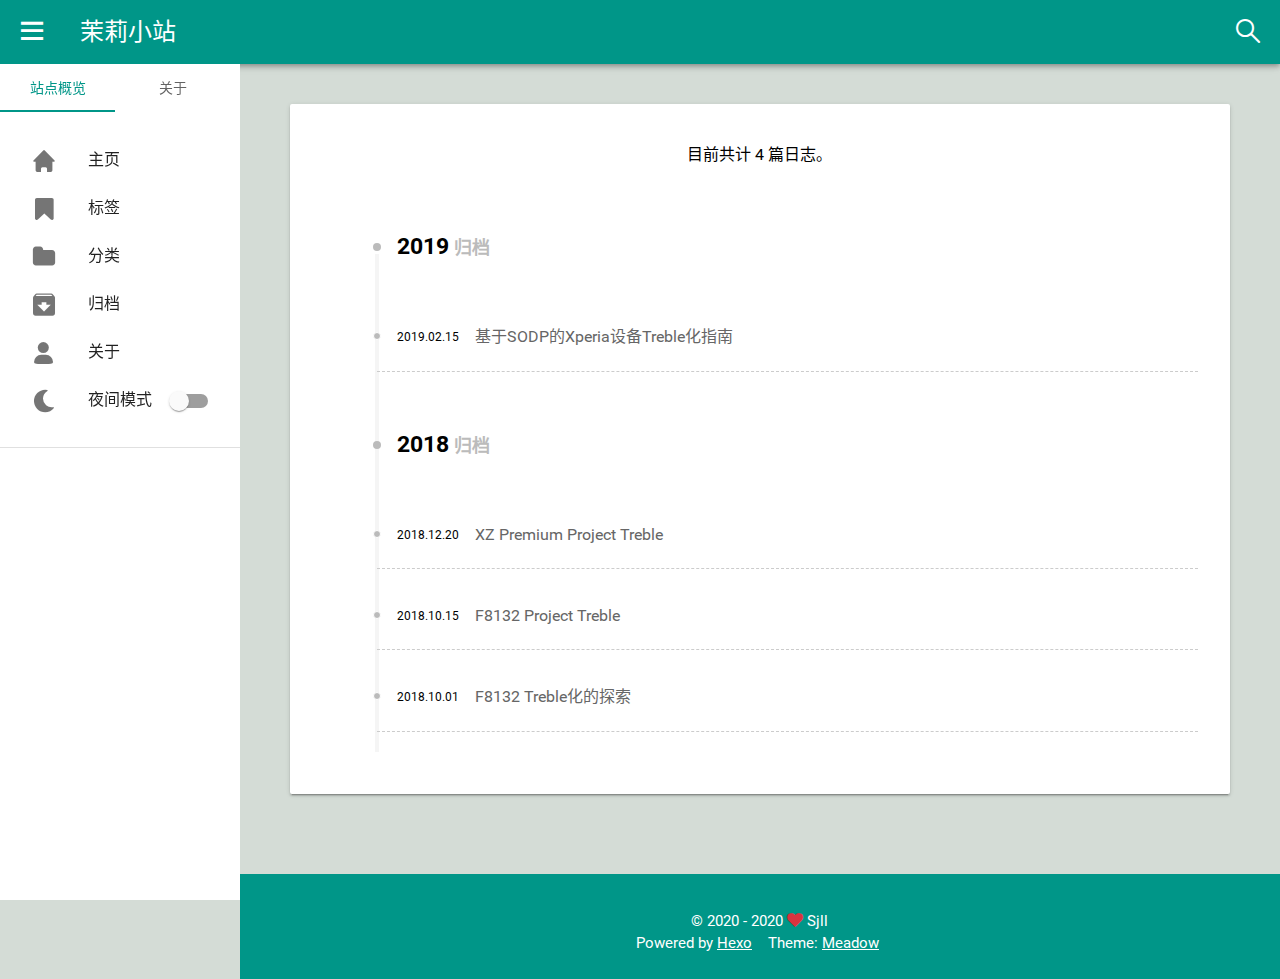
<file: archives/index.html>
<!DOCTYPE html>
<html lang="zh-CN">
<head>
    <meta charset="UTF-8">
    <meta http-equiv="Cache-Control" content="no-siteapp">
    <meta name="viewport" content="width=device-width,initial-scale=1,maximum-scale=1,user-scalable=no">
    
    <meta name="renderer" content="webkit"/>
    <meta name="force-rendering" content="webkit"/>
    <meta http-equiv="X-UA-Compatible" content="IE=edge,chrome=1"/>
    <script>if (/*@cc_on!@*/false || (!!window.MSInputMethodContext && !!document.documentMode)) window.location.href="https://support.dmeng.net/upgrade-your-browser.html?referrer="+encodeURIComponent(window.location.href); </script>
    
    
        <link rel="preload" crossorigin="crossorigin" href="/fonts/roboto/Roboto-Regular.woff2" as="font">
        <link rel="preload" crossorigin="crossorigin" href="/fonts/roboto/Roboto-Bold.woff2" as="font">
    
    
    
        <link rel="shortcut icon" href="/icons/favicon.ico">
    

    
    
        
<link rel="stylesheet" href="/css/mdui.min.v1.0.0.css">

    
    
<link rel="stylesheet" href="/css/main.css">
<link rel="stylesheet" href="/css/iconfont.css">


    
    

    
        <script data-ad-client="ca-" async src="https://pagead2.googlesyndication.com/pagead/js/adsbygoogle.js"></script>
    












          


    
    
    <title>
          
            茉莉小站
        
    </title>
    
    
<meta name="generator" content="Hexo 5.2.0"></head>
<body class="mdui-drawer-body-left mdui-appbar-with-toolbar mdui-theme-primary-teal mdui-theme-accent-blue">
  
  <header class="mdui-appbar mdui-appbar-fixed">
  <div id="toolbar" class="mdui-toolbar mdui-color-theme">
    <button class="mdui-btn mdui-btn-icon" mdui-drawer="{target: '#sidebar', swipe: true}"><i class="iconfont icon-menu"></i></button>
    <a href="/" class="mdui-typo-headline">茉莉小站</a>
    <a href="/" class="header-subtitle mdui-typo-headline"></a>
    <div class="mdui-toolbar-spacer"></div>
    <button class="mdui-btn mdui-btn-icon" mdui-dialog="{target: '#search'}" mdui-tooltip="{content: 'search'}"><i class="iconfont icon-search"></i></button>
  </div>
</header>

<div class="mdui-dialog" id="search">
  
    <div class="search-form">
      <input type="search" class="search-form-input" placeholder="请输入关键字" onfocus="listenSearchFunc()">
    </div>
    <div class="search-result" data-resource="/search.xml"></div>
  
</div>

  <aside id="sidebar" class="mdui-drawer">
    <div class="mdui-tab" mdui-tab>
        <a href="#sidebar-tab1" id="sidebartab" class="mdui-ripple mdui-tab-active">站点概览</a>
        <a href="#sidebar-tab2" id="sidebartab" class="mdui-ripple">关于</a>
    </div>

    
    <div id="sidebar-tab1" class="mdui-p-a-2">
        <div class="mdui-list">
            
                
                <a href="/" class="mdui-list-item mdui-ripple">
                    <div class="mdui-list-item-icon">
                        <i class="iconfont icon-home"></i>
                    </div>
                    <div class="mdui-list-item-content">主页</div>
                </a>
            
                
                <a href="/tags/" class="mdui-list-item mdui-ripple">
                    <div class="mdui-list-item-icon">
                        <i class="iconfont icon-bookmark"></i>
                    </div>
                    <div class="mdui-list-item-content">标签</div>
                </a>
            
                
                <a href="/categories/" class="mdui-list-item mdui-ripple">
                    <div class="mdui-list-item-icon">
                        <i class="iconfont icon-folder"></i>
                    </div>
                    <div class="mdui-list-item-content">分类</div>
                </a>
            
                
                <a href="/archives/" class="mdui-list-item mdui-ripple">
                    <div class="mdui-list-item-icon">
                        <i class="iconfont icon-archive"></i>
                    </div>
                    <div class="mdui-list-item-content">归档</div>
                </a>
            
                
                <a href="/about/" class="mdui-list-item mdui-ripple">
                    <div class="mdui-list-item-icon">
                        <i class="iconfont icon-user"></i>
                    </div>
                    <div class="mdui-list-item-content">关于</div>
                </a>
            
            <div class="mdui-list-item mdui-ripple">
                <div class="mdui-list-item-icon">
                    <i class="iconfont icon-moon"></i>
                </div>
                <div class="mdui-list-item-content">夜间模式</div>
                <label class="mdui-switch" id="darkmode">
                  <input type="checkbox" id="nightmode_switch"/>
                  <i class="mdui-switch-icon"></i>
                </label>
            </div>           
        </div>
    </div>

    
    <div id="sidebar-tab2" class="mdui-p-a-2">
        <div class="sidebar-overview">
            <div class="sidebar-avatar">
                
                    <img src="/icons/main.png"/>
                
            </div>
            <div class="sidebar-author-name">Sjll</div>
            <div class="sidebar-description"></div>
        </div>
        <div class="sidebar-links">
            
                
                <div class="mdui-chip">
                    <span class="mdui-chip-icon"><i class="iconfont icon-mail"></i></span>
                    <a href="mailto:2012ji123@gmail.com" class="mdui-chip-title">E-Mail</a>
                </div>
            
                
                <div class="mdui-chip">
                    <span class="mdui-chip-icon"><i class="iconfont icon-github"></i></span>
                    <a target="_blank" rel="noopener" href="https://github.com/sjllls" class="mdui-chip-title">GitHub</a>
                </div>
            
        </div>
        <ul class="mdui-list" mdui-collapse="{accordion: true}">
            <li class="mdui-collapse-item">
                <div class="mdui-collapse-item-header mdui-list-item mdui-ripple">
                    <div class="mdui-list-item-icon">
                        <i class="iconfont icon-link"></i>
                    </div>
                    <div class="mdui-list-item-content">友情链接</div>
                    <div class="mdui-collapse-item-arrow">
                        <i class="mdui-list-item-icon iconfont icon-angle-down"></i>
                    </div>
                </div>
                <ul id="linksList" class="mdui-collapse-item-body mdui-list mdui-list-dense">
                    
                        <a target="_blank" rel="noopener" href="https://garybear.cn/hexo-theme-meadow/" class="mdui-list-item mdui-ripple">
                            Meadow说明文档
                        </a>
                    
                </ul>
            </li>
        </ul>
    </div>

    <div class="mdui-divider"></div>
    
    
</aside>

  
  <main id="main-contain" class="mdui-container mdui-m-t-5">
    

<div class="mdui-card mdui-p-a-4 mdui-m-b-5">
    <div class="page-describe">
        目前共计 4 篇日志。
    </div>
    <div class="posts-collapse">
        
            
            
                <div class="collection-title">
                    <a href="/archives/2019"><h2>2019<small>归档</small></h2></a>
                </div>
                
            

            <div class="collection-item">
                <h3><a href="/2019/02/15/2019/02/15/%E5%9F%BA%E4%BA%8ESODP%E7%9A%84Treble%E5%8C%96%E6%8C%87%E5%8D%97/">基于SODP的Xperia设备Treble化指南</a></h3>
                <time itemprop="dateCreated" datetime=2019-02-15 >
                    2019.02.15
                </time>
            </div>
        
            
            
                <div class="collection-title">
                    <a href="/archives/2018"><h2>2018<small>归档</small></h2></a>
                </div>
                
            

            <div class="collection-item">
                <h3><a href="/2018/12/20/2018/12/20/XZ%20Premium%20Project%20Treble/">XZ Premium Project Treble</a></h3>
                <time itemprop="dateCreated" datetime=2018-12-20 >
                    2018.12.20
                </time>
            </div>
        
            
            

            <div class="collection-item">
                <h3><a href="/2018/10/15/2018/10/15/F8132%20Project%20Treble/">F8132 Project Treble</a></h3>
                <time itemprop="dateCreated" datetime=2018-10-15 >
                    2018.10.15
                </time>
            </div>
        
            
            

            <div class="collection-item">
                <h3><a href="/2018/10/01/2018/10/01/Beta-F8132%20Project%20Treble/">F8132 Treble化的探索</a></h3>
                <time itemprop="dateCreated" datetime=2018-10-01 >
                    2018.10.01
                </time>
            </div>
        
    </div>
</div>


  </main>
  <footer id="footer" class="mdui-text-center mdui-m-t-5 mdui-p-b-2 mdui-p-t-4 mdui-color-theme">
  <div class="mdui-container">
    <div class="mdui-row">
      
        <a href="https://beian.miit.gov.cn" rel="noopener" target="_blank"></a>
      
      <span>
        &copy; 2020 - 2020 
        
          <span style="color:#d9333f" class="iconfont icon-heart"></span>
        
        Sjll
      </span>
    </div>
    <div class="mdui-row">
      
        <div class="mdui-col-xs-6 mdui-text-right">
          <span>Powered by <a href="https://hexo.io/" rel="noopener" target="_blank">Hexo</a></span>
        </div>
        <div class="mdui-col-xs-6 mdui-text-left">
          <span>Theme: <a href="https://github.com/kb1000fx/Meadow" rel="noopener" target="_blank">Meadow</a></span>
        </div>
      
    </div>
    <div class="mdui-row">
      
        <div class="mdui-col-xs-6 mdui-text-right">
          <span id="busuanzi_container_site_uv" style="display: none;"> <span class="iconfont icon-user"></span>总访客量 <span id="busuanzi_value_site_uv"></span></span>
        </div>
        <div class="mdui-col-xs-6 mdui-text-left">
          <span id="busuanzi_container_site_pv" style="display: none;"> <span class="iconfont icon-eye"></span>总访问量 <span id="busuanzi_value_site_pv"></span></span>
        </div>
      
    </div>
 </div>
</footer>
  
  <button id="gotop" class="mdui-fab mdui-fab-fixed mdui-fab-hide mdui-ripple mdui-color-teal" style="z-index:100;"><i class="iconfont icon-arrowup"></i></button>
  
  

    <script async src="https://busuanzi.ibruce.info/busuanzi/2.3/busuanzi.pure.mini.js"></script>







    
<script src="/js/mdui.min.v1.0.0.js"></script>




<script src="/js/meadow.js"></script>

</body>
</html >
</file>
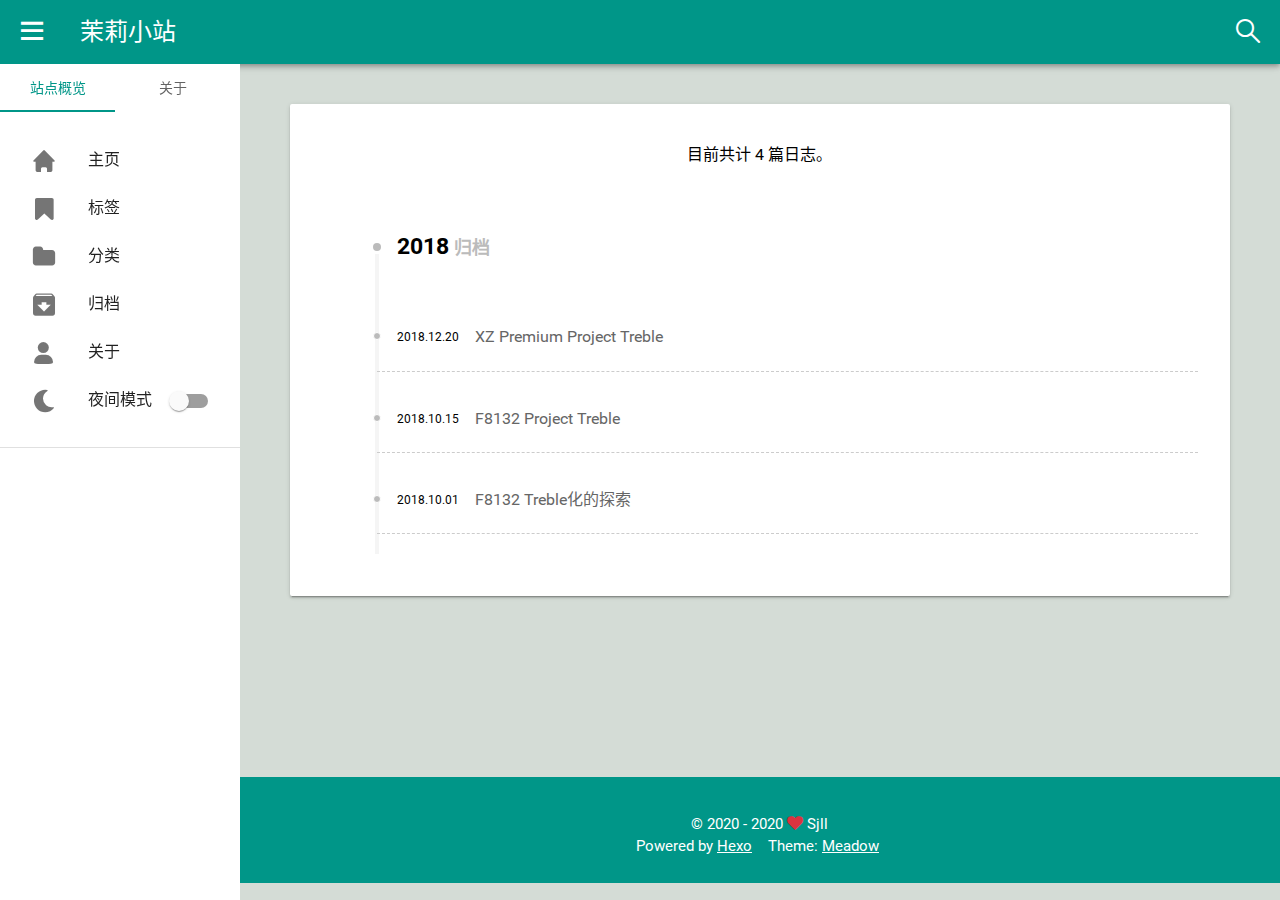
<file: archives/2018/index.html>
<!DOCTYPE html>
<html lang="zh-CN">
<head>
    <meta charset="UTF-8">
    <meta http-equiv="Cache-Control" content="no-siteapp">
    <meta name="viewport" content="width=device-width,initial-scale=1,maximum-scale=1,user-scalable=no">
    
    <meta name="renderer" content="webkit"/>
    <meta name="force-rendering" content="webkit"/>
    <meta http-equiv="X-UA-Compatible" content="IE=edge,chrome=1"/>
    <script>if (/*@cc_on!@*/false || (!!window.MSInputMethodContext && !!document.documentMode)) window.location.href="https://support.dmeng.net/upgrade-your-browser.html?referrer="+encodeURIComponent(window.location.href); </script>
    
    
        <link rel="preload" crossorigin="crossorigin" href="/fonts/roboto/Roboto-Regular.woff2" as="font">
        <link rel="preload" crossorigin="crossorigin" href="/fonts/roboto/Roboto-Bold.woff2" as="font">
    
    
    
        <link rel="shortcut icon" href="/icons/favicon.ico">
    

    
    
        
<link rel="stylesheet" href="/css/mdui.min.v1.0.0.css">

    
    
<link rel="stylesheet" href="/css/main.css">
<link rel="stylesheet" href="/css/iconfont.css">


    
    

    
        <script data-ad-client="ca-" async src="https://pagead2.googlesyndication.com/pagead/js/adsbygoogle.js"></script>
    












          


    
    
    <title>
          
            茉莉小站
        
    </title>
    
    
<meta name="generator" content="Hexo 5.2.0"></head>
<body class="mdui-drawer-body-left mdui-appbar-with-toolbar mdui-theme-primary-teal mdui-theme-accent-blue">
  
  <header class="mdui-appbar mdui-appbar-fixed">
  <div id="toolbar" class="mdui-toolbar mdui-color-theme">
    <button class="mdui-btn mdui-btn-icon" mdui-drawer="{target: '#sidebar', swipe: true}"><i class="iconfont icon-menu"></i></button>
    <a href="/" class="mdui-typo-headline">茉莉小站</a>
    <a href="/" class="header-subtitle mdui-typo-headline"></a>
    <div class="mdui-toolbar-spacer"></div>
    <button class="mdui-btn mdui-btn-icon" mdui-dialog="{target: '#search'}" mdui-tooltip="{content: 'search'}"><i class="iconfont icon-search"></i></button>
  </div>
</header>

<div class="mdui-dialog" id="search">
  
    <div class="search-form">
      <input type="search" class="search-form-input" placeholder="请输入关键字" onfocus="listenSearchFunc()">
    </div>
    <div class="search-result" data-resource="/search.xml"></div>
  
</div>

  <aside id="sidebar" class="mdui-drawer">
    <div class="mdui-tab" mdui-tab>
        <a href="#sidebar-tab1" id="sidebartab" class="mdui-ripple mdui-tab-active">站点概览</a>
        <a href="#sidebar-tab2" id="sidebartab" class="mdui-ripple">关于</a>
    </div>

    
    <div id="sidebar-tab1" class="mdui-p-a-2">
        <div class="mdui-list">
            
                
                <a href="/" class="mdui-list-item mdui-ripple">
                    <div class="mdui-list-item-icon">
                        <i class="iconfont icon-home"></i>
                    </div>
                    <div class="mdui-list-item-content">主页</div>
                </a>
            
                
                <a href="/tags/" class="mdui-list-item mdui-ripple">
                    <div class="mdui-list-item-icon">
                        <i class="iconfont icon-bookmark"></i>
                    </div>
                    <div class="mdui-list-item-content">标签</div>
                </a>
            
                
                <a href="/categories/" class="mdui-list-item mdui-ripple">
                    <div class="mdui-list-item-icon">
                        <i class="iconfont icon-folder"></i>
                    </div>
                    <div class="mdui-list-item-content">分类</div>
                </a>
            
                
                <a href="/archives/" class="mdui-list-item mdui-ripple">
                    <div class="mdui-list-item-icon">
                        <i class="iconfont icon-archive"></i>
                    </div>
                    <div class="mdui-list-item-content">归档</div>
                </a>
            
                
                <a href="/about/" class="mdui-list-item mdui-ripple">
                    <div class="mdui-list-item-icon">
                        <i class="iconfont icon-user"></i>
                    </div>
                    <div class="mdui-list-item-content">关于</div>
                </a>
            
            <div class="mdui-list-item mdui-ripple">
                <div class="mdui-list-item-icon">
                    <i class="iconfont icon-moon"></i>
                </div>
                <div class="mdui-list-item-content">夜间模式</div>
                <label class="mdui-switch" id="darkmode">
                  <input type="checkbox" id="nightmode_switch"/>
                  <i class="mdui-switch-icon"></i>
                </label>
            </div>           
        </div>
    </div>

    
    <div id="sidebar-tab2" class="mdui-p-a-2">
        <div class="sidebar-overview">
            <div class="sidebar-avatar">
                
                    <img src="/icons/main.png"/>
                
            </div>
            <div class="sidebar-author-name">Sjll</div>
            <div class="sidebar-description"></div>
        </div>
        <div class="sidebar-links">
            
                
                <div class="mdui-chip">
                    <span class="mdui-chip-icon"><i class="iconfont icon-mail"></i></span>
                    <a href="mailto:2012ji123@gmail.com" class="mdui-chip-title">E-Mail</a>
                </div>
            
                
                <div class="mdui-chip">
                    <span class="mdui-chip-icon"><i class="iconfont icon-github"></i></span>
                    <a target="_blank" rel="noopener" href="https://github.com/sjllls" class="mdui-chip-title">GitHub</a>
                </div>
            
        </div>
        <ul class="mdui-list" mdui-collapse="{accordion: true}">
            <li class="mdui-collapse-item">
                <div class="mdui-collapse-item-header mdui-list-item mdui-ripple">
                    <div class="mdui-list-item-icon">
                        <i class="iconfont icon-link"></i>
                    </div>
                    <div class="mdui-list-item-content">友情链接</div>
                    <div class="mdui-collapse-item-arrow">
                        <i class="mdui-list-item-icon iconfont icon-angle-down"></i>
                    </div>
                </div>
                <ul id="linksList" class="mdui-collapse-item-body mdui-list mdui-list-dense">
                    
                        <a target="_blank" rel="noopener" href="https://garybear.cn/hexo-theme-meadow/" class="mdui-list-item mdui-ripple">
                            Meadow说明文档
                        </a>
                    
                </ul>
            </li>
        </ul>
    </div>

    <div class="mdui-divider"></div>
    
    
</aside>

  
  <main id="main-contain" class="mdui-container mdui-m-t-5">
    

<div class="mdui-card mdui-p-a-4 mdui-m-b-5">
    <div class="page-describe">
        目前共计 4 篇日志。
    </div>
    <div class="posts-collapse">
        
            
            
                <div class="collection-title">
                    <a href="/archives/2018"><h2>2018<small>归档</small></h2></a>
                </div>
                
            

            <div class="collection-item">
                <h3><a href="/2018/12/20/2018/12/20/XZ%20Premium%20Project%20Treble/">XZ Premium Project Treble</a></h3>
                <time itemprop="dateCreated" datetime=2018-12-20 >
                    2018.12.20
                </time>
            </div>
        
            
            

            <div class="collection-item">
                <h3><a href="/2018/10/15/2018/10/15/F8132%20Project%20Treble/">F8132 Project Treble</a></h3>
                <time itemprop="dateCreated" datetime=2018-10-15 >
                    2018.10.15
                </time>
            </div>
        
            
            

            <div class="collection-item">
                <h3><a href="/2018/10/01/2018/10/01/Beta-F8132%20Project%20Treble/">F8132 Treble化的探索</a></h3>
                <time itemprop="dateCreated" datetime=2018-10-01 >
                    2018.10.01
                </time>
            </div>
        
    </div>
</div>


  </main>
  <footer id="footer" class="mdui-text-center mdui-m-t-5 mdui-p-b-2 mdui-p-t-4 mdui-color-theme">
  <div class="mdui-container">
    <div class="mdui-row">
      
        <a href="https://beian.miit.gov.cn" rel="noopener" target="_blank"></a>
      
      <span>
        &copy; 2020 - 2020 
        
          <span style="color:#d9333f" class="iconfont icon-heart"></span>
        
        Sjll
      </span>
    </div>
    <div class="mdui-row">
      
        <div class="mdui-col-xs-6 mdui-text-right">
          <span>Powered by <a href="https://hexo.io/" rel="noopener" target="_blank">Hexo</a></span>
        </div>
        <div class="mdui-col-xs-6 mdui-text-left">
          <span>Theme: <a href="https://github.com/kb1000fx/Meadow" rel="noopener" target="_blank">Meadow</a></span>
        </div>
      
    </div>
    <div class="mdui-row">
      
        <div class="mdui-col-xs-6 mdui-text-right">
          <span id="busuanzi_container_site_uv" style="display: none;"> <span class="iconfont icon-user"></span>总访客量 <span id="busuanzi_value_site_uv"></span></span>
        </div>
        <div class="mdui-col-xs-6 mdui-text-left">
          <span id="busuanzi_container_site_pv" style="display: none;"> <span class="iconfont icon-eye"></span>总访问量 <span id="busuanzi_value_site_pv"></span></span>
        </div>
      
    </div>
 </div>
</footer>
  
  <button id="gotop" class="mdui-fab mdui-fab-fixed mdui-fab-hide mdui-ripple mdui-color-teal" style="z-index:100;"><i class="iconfont icon-arrowup"></i></button>
  
  

    <script async src="https://busuanzi.ibruce.info/busuanzi/2.3/busuanzi.pure.mini.js"></script>







    
<script src="/js/mdui.min.v1.0.0.js"></script>




<script src="/js/meadow.js"></script>

</body>
</html >
</file>
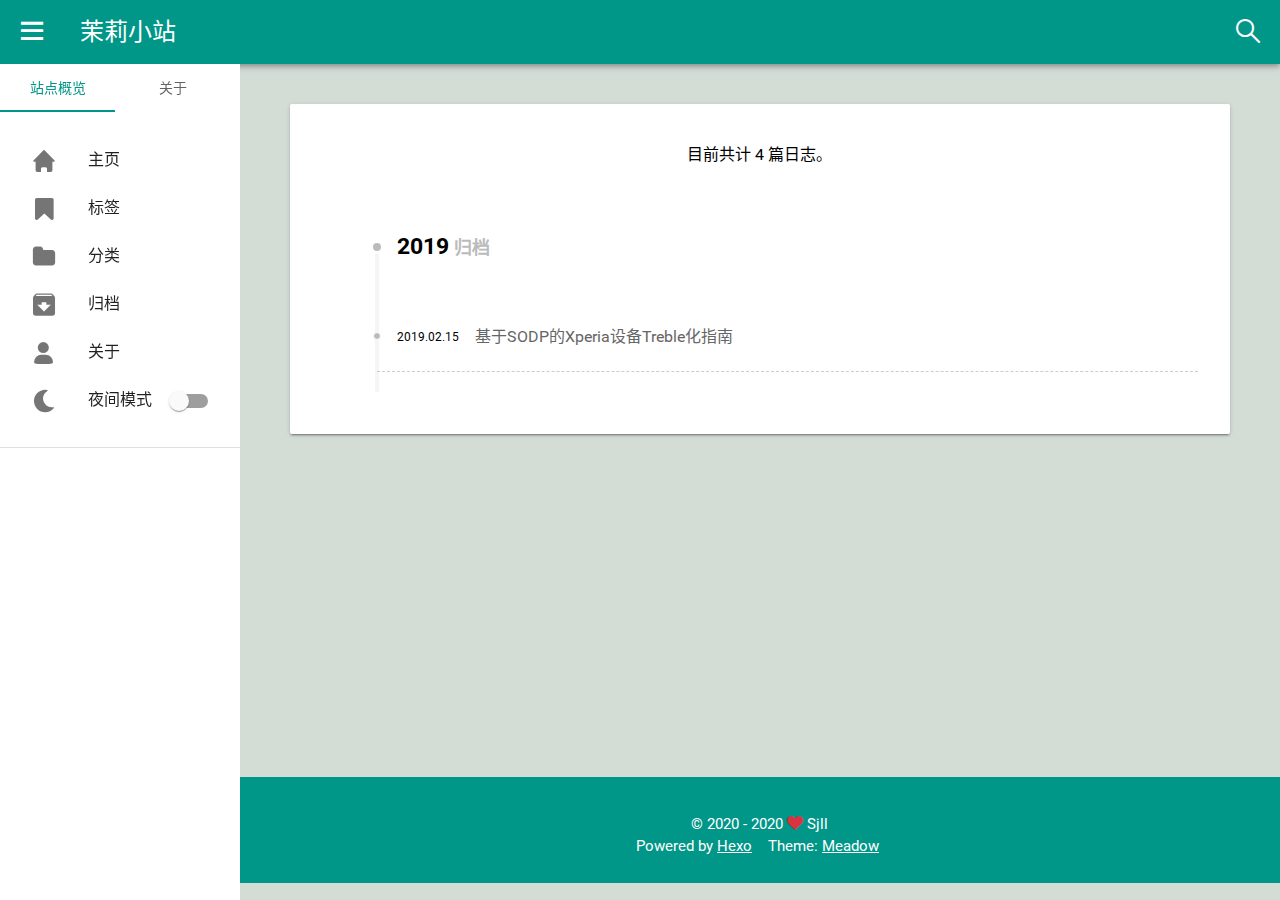
<file: archives/2019/index.html>
<!DOCTYPE html>
<html lang="zh-CN">
<head>
    <meta charset="UTF-8">
    <meta http-equiv="Cache-Control" content="no-siteapp">
    <meta name="viewport" content="width=device-width,initial-scale=1,maximum-scale=1,user-scalable=no">
    
    <meta name="renderer" content="webkit"/>
    <meta name="force-rendering" content="webkit"/>
    <meta http-equiv="X-UA-Compatible" content="IE=edge,chrome=1"/>
    <script>if (/*@cc_on!@*/false || (!!window.MSInputMethodContext && !!document.documentMode)) window.location.href="https://support.dmeng.net/upgrade-your-browser.html?referrer="+encodeURIComponent(window.location.href); </script>
    
    
        <link rel="preload" crossorigin="crossorigin" href="/fonts/roboto/Roboto-Regular.woff2" as="font">
        <link rel="preload" crossorigin="crossorigin" href="/fonts/roboto/Roboto-Bold.woff2" as="font">
    
    
    
        <link rel="shortcut icon" href="/icons/favicon.ico">
    

    
    
        
<link rel="stylesheet" href="/css/mdui.min.v1.0.0.css">

    
    
<link rel="stylesheet" href="/css/main.css">
<link rel="stylesheet" href="/css/iconfont.css">


    
    

    
        <script data-ad-client="ca-" async src="https://pagead2.googlesyndication.com/pagead/js/adsbygoogle.js"></script>
    












          


    
    
    <title>
          
            茉莉小站
        
    </title>
    
    
<meta name="generator" content="Hexo 5.2.0"></head>
<body class="mdui-drawer-body-left mdui-appbar-with-toolbar mdui-theme-primary-teal mdui-theme-accent-blue">
  
  <header class="mdui-appbar mdui-appbar-fixed">
  <div id="toolbar" class="mdui-toolbar mdui-color-theme">
    <button class="mdui-btn mdui-btn-icon" mdui-drawer="{target: '#sidebar', swipe: true}"><i class="iconfont icon-menu"></i></button>
    <a href="/" class="mdui-typo-headline">茉莉小站</a>
    <a href="/" class="header-subtitle mdui-typo-headline"></a>
    <div class="mdui-toolbar-spacer"></div>
    <button class="mdui-btn mdui-btn-icon" mdui-dialog="{target: '#search'}" mdui-tooltip="{content: 'search'}"><i class="iconfont icon-search"></i></button>
  </div>
</header>

<div class="mdui-dialog" id="search">
  
    <div class="search-form">
      <input type="search" class="search-form-input" placeholder="请输入关键字" onfocus="listenSearchFunc()">
    </div>
    <div class="search-result" data-resource="/search.xml"></div>
  
</div>

  <aside id="sidebar" class="mdui-drawer">
    <div class="mdui-tab" mdui-tab>
        <a href="#sidebar-tab1" id="sidebartab" class="mdui-ripple mdui-tab-active">站点概览</a>
        <a href="#sidebar-tab2" id="sidebartab" class="mdui-ripple">关于</a>
    </div>

    
    <div id="sidebar-tab1" class="mdui-p-a-2">
        <div class="mdui-list">
            
                
                <a href="/" class="mdui-list-item mdui-ripple">
                    <div class="mdui-list-item-icon">
                        <i class="iconfont icon-home"></i>
                    </div>
                    <div class="mdui-list-item-content">主页</div>
                </a>
            
                
                <a href="/tags/" class="mdui-list-item mdui-ripple">
                    <div class="mdui-list-item-icon">
                        <i class="iconfont icon-bookmark"></i>
                    </div>
                    <div class="mdui-list-item-content">标签</div>
                </a>
            
                
                <a href="/categories/" class="mdui-list-item mdui-ripple">
                    <div class="mdui-list-item-icon">
                        <i class="iconfont icon-folder"></i>
                    </div>
                    <div class="mdui-list-item-content">分类</div>
                </a>
            
                
                <a href="/archives/" class="mdui-list-item mdui-ripple">
                    <div class="mdui-list-item-icon">
                        <i class="iconfont icon-archive"></i>
                    </div>
                    <div class="mdui-list-item-content">归档</div>
                </a>
            
                
                <a href="/about/" class="mdui-list-item mdui-ripple">
                    <div class="mdui-list-item-icon">
                        <i class="iconfont icon-user"></i>
                    </div>
                    <div class="mdui-list-item-content">关于</div>
                </a>
            
            <div class="mdui-list-item mdui-ripple">
                <div class="mdui-list-item-icon">
                    <i class="iconfont icon-moon"></i>
                </div>
                <div class="mdui-list-item-content">夜间模式</div>
                <label class="mdui-switch" id="darkmode">
                  <input type="checkbox" id="nightmode_switch"/>
                  <i class="mdui-switch-icon"></i>
                </label>
            </div>           
        </div>
    </div>

    
    <div id="sidebar-tab2" class="mdui-p-a-2">
        <div class="sidebar-overview">
            <div class="sidebar-avatar">
                
                    <img src="/icons/main.png"/>
                
            </div>
            <div class="sidebar-author-name">Sjll</div>
            <div class="sidebar-description"></div>
        </div>
        <div class="sidebar-links">
            
                
                <div class="mdui-chip">
                    <span class="mdui-chip-icon"><i class="iconfont icon-mail"></i></span>
                    <a href="mailto:2012ji123@gmail.com" class="mdui-chip-title">E-Mail</a>
                </div>
            
                
                <div class="mdui-chip">
                    <span class="mdui-chip-icon"><i class="iconfont icon-github"></i></span>
                    <a target="_blank" rel="noopener" href="https://github.com/sjllls" class="mdui-chip-title">GitHub</a>
                </div>
            
        </div>
        <ul class="mdui-list" mdui-collapse="{accordion: true}">
            <li class="mdui-collapse-item">
                <div class="mdui-collapse-item-header mdui-list-item mdui-ripple">
                    <div class="mdui-list-item-icon">
                        <i class="iconfont icon-link"></i>
                    </div>
                    <div class="mdui-list-item-content">友情链接</div>
                    <div class="mdui-collapse-item-arrow">
                        <i class="mdui-list-item-icon iconfont icon-angle-down"></i>
                    </div>
                </div>
                <ul id="linksList" class="mdui-collapse-item-body mdui-list mdui-list-dense">
                    
                        <a target="_blank" rel="noopener" href="https://garybear.cn/hexo-theme-meadow/" class="mdui-list-item mdui-ripple">
                            Meadow说明文档
                        </a>
                    
                </ul>
            </li>
        </ul>
    </div>

    <div class="mdui-divider"></div>
    
    
</aside>

  
  <main id="main-contain" class="mdui-container mdui-m-t-5">
    

<div class="mdui-card mdui-p-a-4 mdui-m-b-5">
    <div class="page-describe">
        目前共计 4 篇日志。
    </div>
    <div class="posts-collapse">
        
            
            
                <div class="collection-title">
                    <a href="/archives/2019"><h2>2019<small>归档</small></h2></a>
                </div>
                
            

            <div class="collection-item">
                <h3><a href="/2019/02/15/2019/02/15/%E5%9F%BA%E4%BA%8ESODP%E7%9A%84Treble%E5%8C%96%E6%8C%87%E5%8D%97/">基于SODP的Xperia设备Treble化指南</a></h3>
                <time itemprop="dateCreated" datetime=2019-02-15 >
                    2019.02.15
                </time>
            </div>
        
    </div>
</div>


  </main>
  <footer id="footer" class="mdui-text-center mdui-m-t-5 mdui-p-b-2 mdui-p-t-4 mdui-color-theme">
  <div class="mdui-container">
    <div class="mdui-row">
      
        <a href="https://beian.miit.gov.cn" rel="noopener" target="_blank"></a>
      
      <span>
        &copy; 2020 - 2020 
        
          <span style="color:#d9333f" class="iconfont icon-heart"></span>
        
        Sjll
      </span>
    </div>
    <div class="mdui-row">
      
        <div class="mdui-col-xs-6 mdui-text-right">
          <span>Powered by <a href="https://hexo.io/" rel="noopener" target="_blank">Hexo</a></span>
        </div>
        <div class="mdui-col-xs-6 mdui-text-left">
          <span>Theme: <a href="https://github.com/kb1000fx/Meadow" rel="noopener" target="_blank">Meadow</a></span>
        </div>
      
    </div>
    <div class="mdui-row">
      
        <div class="mdui-col-xs-6 mdui-text-right">
          <span id="busuanzi_container_site_uv" style="display: none;"> <span class="iconfont icon-user"></span>总访客量 <span id="busuanzi_value_site_uv"></span></span>
        </div>
        <div class="mdui-col-xs-6 mdui-text-left">
          <span id="busuanzi_container_site_pv" style="display: none;"> <span class="iconfont icon-eye"></span>总访问量 <span id="busuanzi_value_site_pv"></span></span>
        </div>
      
    </div>
 </div>
</footer>
  
  <button id="gotop" class="mdui-fab mdui-fab-fixed mdui-fab-hide mdui-ripple mdui-color-teal" style="z-index:100;"><i class="iconfont icon-arrowup"></i></button>
  
  

    <script async src="https://busuanzi.ibruce.info/busuanzi/2.3/busuanzi.pure.mini.js"></script>







    
<script src="/js/mdui.min.v1.0.0.js"></script>




<script src="/js/meadow.js"></script>

</body>
</html >
</file>
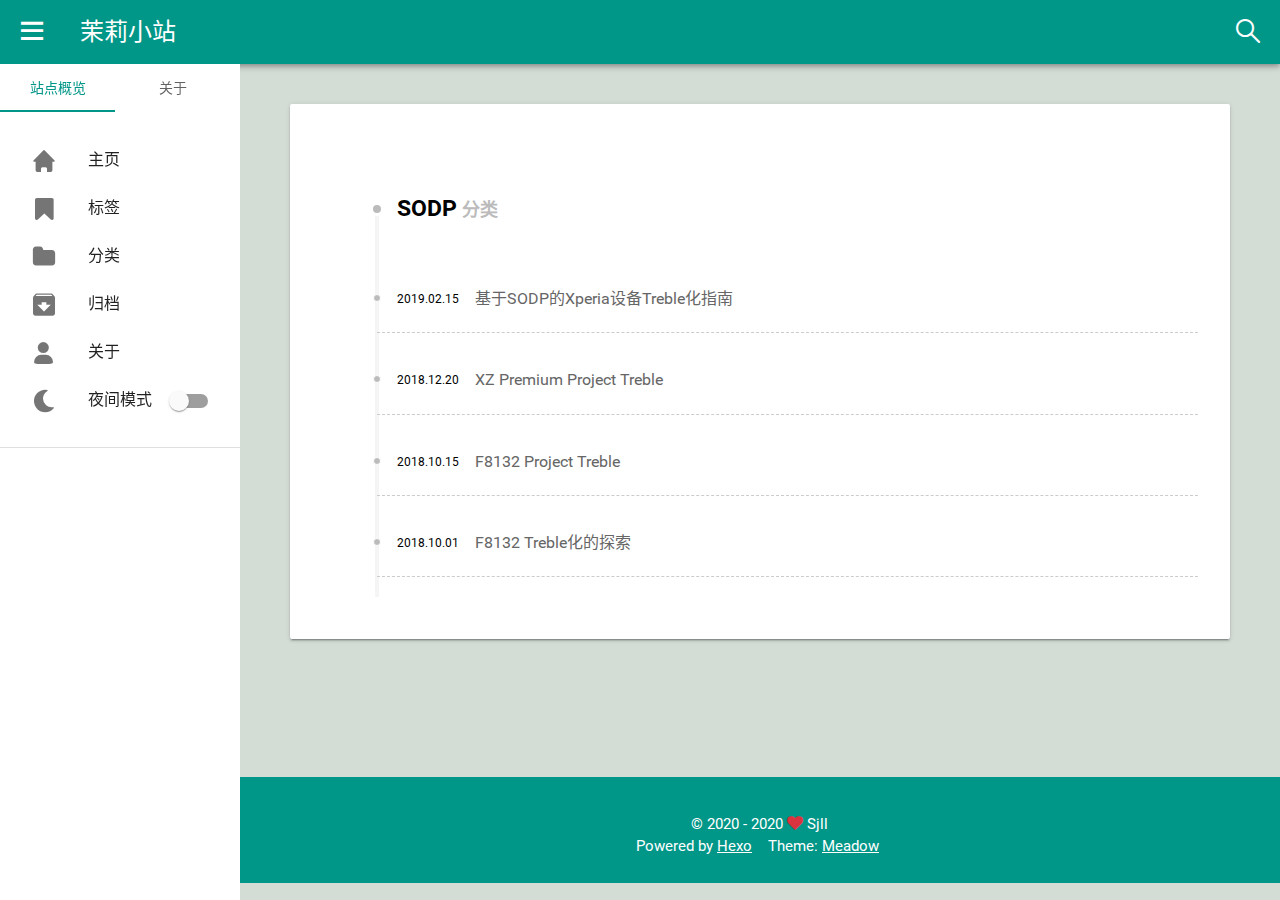
<file: categories/SODP/index.html>
<!DOCTYPE html>
<html lang="zh-CN">
<head>
    <meta charset="UTF-8">
    <meta http-equiv="Cache-Control" content="no-siteapp">
    <meta name="viewport" content="width=device-width,initial-scale=1,maximum-scale=1,user-scalable=no">
    
    <meta name="renderer" content="webkit"/>
    <meta name="force-rendering" content="webkit"/>
    <meta http-equiv="X-UA-Compatible" content="IE=edge,chrome=1"/>
    <script>if (/*@cc_on!@*/false || (!!window.MSInputMethodContext && !!document.documentMode)) window.location.href="https://support.dmeng.net/upgrade-your-browser.html?referrer="+encodeURIComponent(window.location.href); </script>
    
    
        <link rel="preload" crossorigin="crossorigin" href="/fonts/roboto/Roboto-Regular.woff2" as="font">
        <link rel="preload" crossorigin="crossorigin" href="/fonts/roboto/Roboto-Bold.woff2" as="font">
    
    
    
        <link rel="shortcut icon" href="/icons/favicon.ico">
    

    
    
        
<link rel="stylesheet" href="/css/mdui.min.v1.0.0.css">

    
    
<link rel="stylesheet" href="/css/main.css">
<link rel="stylesheet" href="/css/iconfont.css">


    
    

    
        <script data-ad-client="ca-" async src="https://pagead2.googlesyndication.com/pagead/js/adsbygoogle.js"></script>
    












          


    
    
    <title>
          
            茉莉小站
        
    </title>
    
    
<meta name="generator" content="Hexo 5.2.0"></head>
<body class="mdui-drawer-body-left mdui-appbar-with-toolbar mdui-theme-primary-teal mdui-theme-accent-blue">
  
  <header class="mdui-appbar mdui-appbar-fixed">
  <div id="toolbar" class="mdui-toolbar mdui-color-theme">
    <button class="mdui-btn mdui-btn-icon" mdui-drawer="{target: '#sidebar', swipe: true}"><i class="iconfont icon-menu"></i></button>
    <a href="/" class="mdui-typo-headline">茉莉小站</a>
    <a href="/" class="header-subtitle mdui-typo-headline"></a>
    <div class="mdui-toolbar-spacer"></div>
    <button class="mdui-btn mdui-btn-icon" mdui-dialog="{target: '#search'}" mdui-tooltip="{content: 'search'}"><i class="iconfont icon-search"></i></button>
  </div>
</header>

<div class="mdui-dialog" id="search">
  
    <div class="search-form">
      <input type="search" class="search-form-input" placeholder="请输入关键字" onfocus="listenSearchFunc()">
    </div>
    <div class="search-result" data-resource="/search.xml"></div>
  
</div>

  <aside id="sidebar" class="mdui-drawer">
    <div class="mdui-tab" mdui-tab>
        <a href="#sidebar-tab1" id="sidebartab" class="mdui-ripple mdui-tab-active">站点概览</a>
        <a href="#sidebar-tab2" id="sidebartab" class="mdui-ripple">关于</a>
    </div>

    
    <div id="sidebar-tab1" class="mdui-p-a-2">
        <div class="mdui-list">
            
                
                <a href="/" class="mdui-list-item mdui-ripple">
                    <div class="mdui-list-item-icon">
                        <i class="iconfont icon-home"></i>
                    </div>
                    <div class="mdui-list-item-content">主页</div>
                </a>
            
                
                <a href="/tags/" class="mdui-list-item mdui-ripple">
                    <div class="mdui-list-item-icon">
                        <i class="iconfont icon-bookmark"></i>
                    </div>
                    <div class="mdui-list-item-content">标签</div>
                </a>
            
                
                <a href="/categories/" class="mdui-list-item mdui-ripple">
                    <div class="mdui-list-item-icon">
                        <i class="iconfont icon-folder"></i>
                    </div>
                    <div class="mdui-list-item-content">分类</div>
                </a>
            
                
                <a href="/archives/" class="mdui-list-item mdui-ripple">
                    <div class="mdui-list-item-icon">
                        <i class="iconfont icon-archive"></i>
                    </div>
                    <div class="mdui-list-item-content">归档</div>
                </a>
            
                
                <a href="/about/" class="mdui-list-item mdui-ripple">
                    <div class="mdui-list-item-icon">
                        <i class="iconfont icon-user"></i>
                    </div>
                    <div class="mdui-list-item-content">关于</div>
                </a>
            
            <div class="mdui-list-item mdui-ripple">
                <div class="mdui-list-item-icon">
                    <i class="iconfont icon-moon"></i>
                </div>
                <div class="mdui-list-item-content">夜间模式</div>
                <label class="mdui-switch" id="darkmode">
                  <input type="checkbox" id="nightmode_switch"/>
                  <i class="mdui-switch-icon"></i>
                </label>
            </div>           
        </div>
    </div>

    
    <div id="sidebar-tab2" class="mdui-p-a-2">
        <div class="sidebar-overview">
            <div class="sidebar-avatar">
                
                    <img src="/icons/main.png"/>
                
            </div>
            <div class="sidebar-author-name">Sjll</div>
            <div class="sidebar-description"></div>
        </div>
        <div class="sidebar-links">
            
                
                <div class="mdui-chip">
                    <span class="mdui-chip-icon"><i class="iconfont icon-mail"></i></span>
                    <a href="mailto:2012ji123@gmail.com" class="mdui-chip-title">E-Mail</a>
                </div>
            
                
                <div class="mdui-chip">
                    <span class="mdui-chip-icon"><i class="iconfont icon-github"></i></span>
                    <a target="_blank" rel="noopener" href="https://github.com/sjllls" class="mdui-chip-title">GitHub</a>
                </div>
            
        </div>
        <ul class="mdui-list" mdui-collapse="{accordion: true}">
            <li class="mdui-collapse-item">
                <div class="mdui-collapse-item-header mdui-list-item mdui-ripple">
                    <div class="mdui-list-item-icon">
                        <i class="iconfont icon-link"></i>
                    </div>
                    <div class="mdui-list-item-content">友情链接</div>
                    <div class="mdui-collapse-item-arrow">
                        <i class="mdui-list-item-icon iconfont icon-angle-down"></i>
                    </div>
                </div>
                <ul id="linksList" class="mdui-collapse-item-body mdui-list mdui-list-dense">
                    
                        <a target="_blank" rel="noopener" href="https://garybear.cn/hexo-theme-meadow/" class="mdui-list-item mdui-ripple">
                            Meadow说明文档
                        </a>
                    
                </ul>
            </li>
        </ul>
    </div>

    <div class="mdui-divider"></div>
    
    
</aside>

  
  <main id="main-contain" class="mdui-container mdui-m-t-5">
    
    
    


<div class="mdui-card mdui-p-a-4 mdui-m-b-5">
    <div class="posts-collapse">
        <div class="collection-title">
            <h2>SODP<small>分类</small></h2>
        </div>
        
            <div class="collection-item">
                <h3><a href="/2019/02/15/2019/02/15/%E5%9F%BA%E4%BA%8ESODP%E7%9A%84Treble%E5%8C%96%E6%8C%87%E5%8D%97/">基于SODP的Xperia设备Treble化指南</a></h3>
                <time itemprop="dateCreated" datetime=2019-02-15 >
                    2019.02.15
                </time>
            </div>
        
            <div class="collection-item">
                <h3><a href="/2018/12/20/2018/12/20/XZ%20Premium%20Project%20Treble/">XZ Premium Project Treble</a></h3>
                <time itemprop="dateCreated" datetime=2018-12-20 >
                    2018.12.20
                </time>
            </div>
        
            <div class="collection-item">
                <h3><a href="/2018/10/15/2018/10/15/F8132%20Project%20Treble/">F8132 Project Treble</a></h3>
                <time itemprop="dateCreated" datetime=2018-10-15 >
                    2018.10.15
                </time>
            </div>
        
            <div class="collection-item">
                <h3><a href="/2018/10/01/2018/10/01/Beta-F8132%20Project%20Treble/">F8132 Treble化的探索</a></h3>
                <time itemprop="dateCreated" datetime=2018-10-01 >
                    2018.10.01
                </time>
            </div>
        
    </div>
</div>



  </main>
  <footer id="footer" class="mdui-text-center mdui-m-t-5 mdui-p-b-2 mdui-p-t-4 mdui-color-theme">
  <div class="mdui-container">
    <div class="mdui-row">
      
        <a href="https://beian.miit.gov.cn" rel="noopener" target="_blank"></a>
      
      <span>
        &copy; 2020 - 2020 
        
          <span style="color:#d9333f" class="iconfont icon-heart"></span>
        
        Sjll
      </span>
    </div>
    <div class="mdui-row">
      
        <div class="mdui-col-xs-6 mdui-text-right">
          <span>Powered by <a href="https://hexo.io/" rel="noopener" target="_blank">Hexo</a></span>
        </div>
        <div class="mdui-col-xs-6 mdui-text-left">
          <span>Theme: <a href="https://github.com/kb1000fx/Meadow" rel="noopener" target="_blank">Meadow</a></span>
        </div>
      
    </div>
    <div class="mdui-row">
      
        <div class="mdui-col-xs-6 mdui-text-right">
          <span id="busuanzi_container_site_uv" style="display: none;"> <span class="iconfont icon-user"></span>总访客量 <span id="busuanzi_value_site_uv"></span></span>
        </div>
        <div class="mdui-col-xs-6 mdui-text-left">
          <span id="busuanzi_container_site_pv" style="display: none;"> <span class="iconfont icon-eye"></span>总访问量 <span id="busuanzi_value_site_pv"></span></span>
        </div>
      
    </div>
 </div>
</footer>
  
  <button id="gotop" class="mdui-fab mdui-fab-fixed mdui-fab-hide mdui-ripple mdui-color-teal" style="z-index:100;"><i class="iconfont icon-arrowup"></i></button>
  
  

    <script async src="https://busuanzi.ibruce.info/busuanzi/2.3/busuanzi.pure.mini.js"></script>







    
<script src="/js/mdui.min.v1.0.0.js"></script>




<script src="/js/meadow.js"></script>

</body>
</html >
</file>
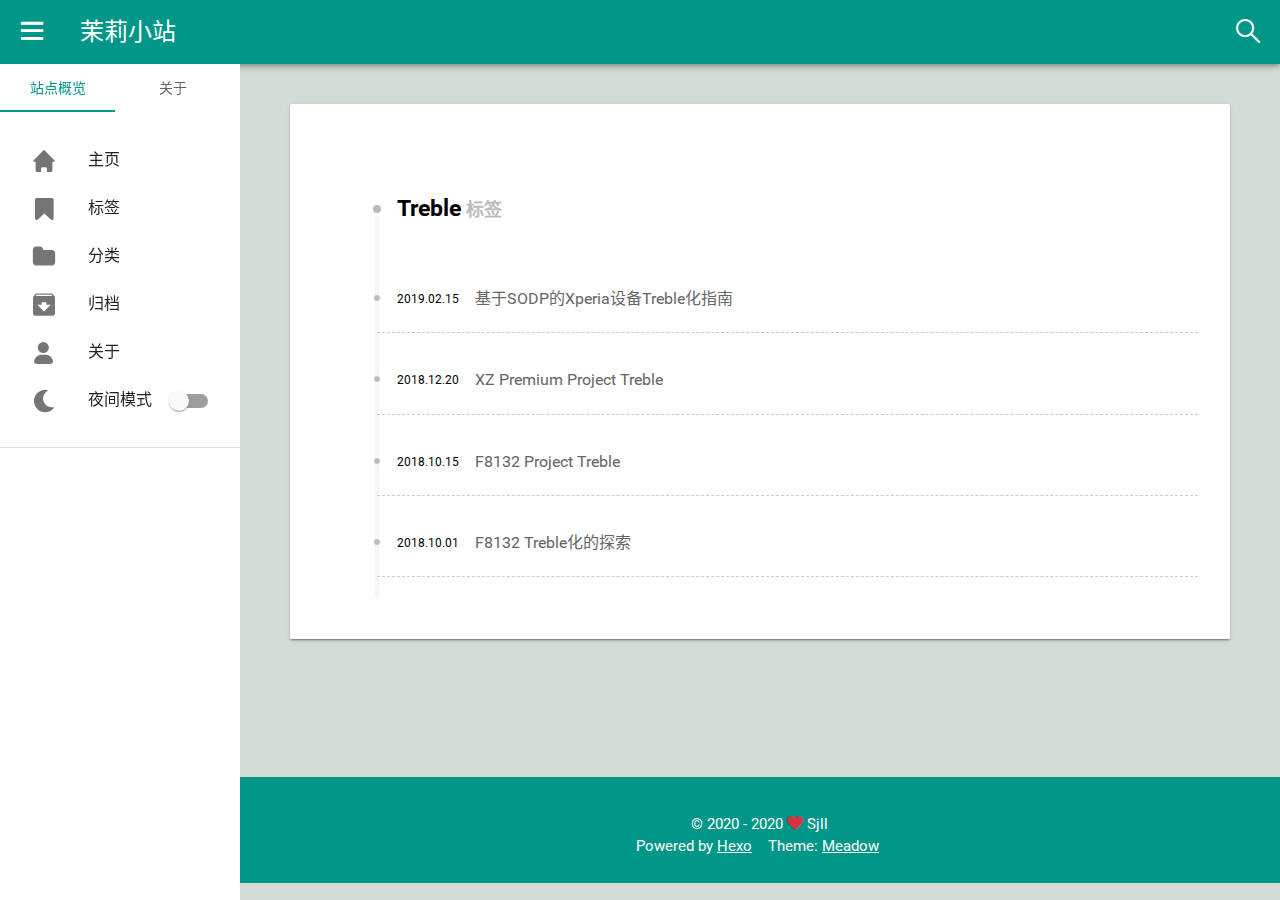
<file: tags/Treble/index.html>
<!DOCTYPE html>
<html lang="zh-CN">
<head>
    <meta charset="UTF-8">
    <meta http-equiv="Cache-Control" content="no-siteapp">
    <meta name="viewport" content="width=device-width,initial-scale=1,maximum-scale=1,user-scalable=no">
    
    <meta name="renderer" content="webkit"/>
    <meta name="force-rendering" content="webkit"/>
    <meta http-equiv="X-UA-Compatible" content="IE=edge,chrome=1"/>
    <script>if (/*@cc_on!@*/false || (!!window.MSInputMethodContext && !!document.documentMode)) window.location.href="https://support.dmeng.net/upgrade-your-browser.html?referrer="+encodeURIComponent(window.location.href); </script>
    
    
        <link rel="preload" crossorigin="crossorigin" href="/fonts/roboto/Roboto-Regular.woff2" as="font">
        <link rel="preload" crossorigin="crossorigin" href="/fonts/roboto/Roboto-Bold.woff2" as="font">
    
    
    
        <link rel="shortcut icon" href="/icons/favicon.ico">
    

    
    
        
<link rel="stylesheet" href="/css/mdui.min.v1.0.0.css">

    
    
<link rel="stylesheet" href="/css/main.css">
<link rel="stylesheet" href="/css/iconfont.css">


    
    

    
        <script data-ad-client="ca-" async src="https://pagead2.googlesyndication.com/pagead/js/adsbygoogle.js"></script>
    












          


    
    
    <title>
          
            茉莉小站
        
    </title>
    
    
<meta name="generator" content="Hexo 5.2.0"></head>
<body class="mdui-drawer-body-left mdui-appbar-with-toolbar mdui-theme-primary-teal mdui-theme-accent-blue">
  
  <header class="mdui-appbar mdui-appbar-fixed">
  <div id="toolbar" class="mdui-toolbar mdui-color-theme">
    <button class="mdui-btn mdui-btn-icon" mdui-drawer="{target: '#sidebar', swipe: true}"><i class="iconfont icon-menu"></i></button>
    <a href="/" class="mdui-typo-headline">茉莉小站</a>
    <a href="/" class="header-subtitle mdui-typo-headline"></a>
    <div class="mdui-toolbar-spacer"></div>
    <button class="mdui-btn mdui-btn-icon" mdui-dialog="{target: '#search'}" mdui-tooltip="{content: 'search'}"><i class="iconfont icon-search"></i></button>
  </div>
</header>

<div class="mdui-dialog" id="search">
  
    <div class="search-form">
      <input type="search" class="search-form-input" placeholder="请输入关键字" onfocus="listenSearchFunc()">
    </div>
    <div class="search-result" data-resource="/search.xml"></div>
  
</div>

  <aside id="sidebar" class="mdui-drawer">
    <div class="mdui-tab" mdui-tab>
        <a href="#sidebar-tab1" id="sidebartab" class="mdui-ripple mdui-tab-active">站点概览</a>
        <a href="#sidebar-tab2" id="sidebartab" class="mdui-ripple">关于</a>
    </div>

    
    <div id="sidebar-tab1" class="mdui-p-a-2">
        <div class="mdui-list">
            
                
                <a href="/" class="mdui-list-item mdui-ripple">
                    <div class="mdui-list-item-icon">
                        <i class="iconfont icon-home"></i>
                    </div>
                    <div class="mdui-list-item-content">主页</div>
                </a>
            
                
                <a href="/tags/" class="mdui-list-item mdui-ripple">
                    <div class="mdui-list-item-icon">
                        <i class="iconfont icon-bookmark"></i>
                    </div>
                    <div class="mdui-list-item-content">标签</div>
                </a>
            
                
                <a href="/categories/" class="mdui-list-item mdui-ripple">
                    <div class="mdui-list-item-icon">
                        <i class="iconfont icon-folder"></i>
                    </div>
                    <div class="mdui-list-item-content">分类</div>
                </a>
            
                
                <a href="/archives/" class="mdui-list-item mdui-ripple">
                    <div class="mdui-list-item-icon">
                        <i class="iconfont icon-archive"></i>
                    </div>
                    <div class="mdui-list-item-content">归档</div>
                </a>
            
                
                <a href="/about/" class="mdui-list-item mdui-ripple">
                    <div class="mdui-list-item-icon">
                        <i class="iconfont icon-user"></i>
                    </div>
                    <div class="mdui-list-item-content">关于</div>
                </a>
            
            <div class="mdui-list-item mdui-ripple">
                <div class="mdui-list-item-icon">
                    <i class="iconfont icon-moon"></i>
                </div>
                <div class="mdui-list-item-content">夜间模式</div>
                <label class="mdui-switch" id="darkmode">
                  <input type="checkbox" id="nightmode_switch"/>
                  <i class="mdui-switch-icon"></i>
                </label>
            </div>           
        </div>
    </div>

    
    <div id="sidebar-tab2" class="mdui-p-a-2">
        <div class="sidebar-overview">
            <div class="sidebar-avatar">
                
                    <img src="/icons/main.png"/>
                
            </div>
            <div class="sidebar-author-name">Sjll</div>
            <div class="sidebar-description"></div>
        </div>
        <div class="sidebar-links">
            
                
                <div class="mdui-chip">
                    <span class="mdui-chip-icon"><i class="iconfont icon-mail"></i></span>
                    <a href="mailto:2012ji123@gmail.com" class="mdui-chip-title">E-Mail</a>
                </div>
            
                
                <div class="mdui-chip">
                    <span class="mdui-chip-icon"><i class="iconfont icon-github"></i></span>
                    <a target="_blank" rel="noopener" href="https://github.com/sjllls" class="mdui-chip-title">GitHub</a>
                </div>
            
        </div>
        <ul class="mdui-list" mdui-collapse="{accordion: true}">
            <li class="mdui-collapse-item">
                <div class="mdui-collapse-item-header mdui-list-item mdui-ripple">
                    <div class="mdui-list-item-icon">
                        <i class="iconfont icon-link"></i>
                    </div>
                    <div class="mdui-list-item-content">友情链接</div>
                    <div class="mdui-collapse-item-arrow">
                        <i class="mdui-list-item-icon iconfont icon-angle-down"></i>
                    </div>
                </div>
                <ul id="linksList" class="mdui-collapse-item-body mdui-list mdui-list-dense">
                    
                        <a target="_blank" rel="noopener" href="https://garybear.cn/hexo-theme-meadow/" class="mdui-list-item mdui-ripple">
                            Meadow说明文档
                        </a>
                    
                </ul>
            </li>
        </ul>
    </div>

    <div class="mdui-divider"></div>
    
    
</aside>

  
  <main id="main-contain" class="mdui-container mdui-m-t-5">
    
    
    


<div class="mdui-card mdui-p-a-4 mdui-m-b-5">
    <div class="posts-collapse">
        <div class="collection-title">
            <h2>Treble<small>标签</small></h2>
        </div>
        
            <div class="collection-item">
                <h3><a href="/2019/02/15/2019/02/15/%E5%9F%BA%E4%BA%8ESODP%E7%9A%84Treble%E5%8C%96%E6%8C%87%E5%8D%97/">基于SODP的Xperia设备Treble化指南</a></h3>
                <time itemprop="dateCreated" datetime=2019-02-15 >
                    2019.02.15
                </time>
            </div>
        
            <div class="collection-item">
                <h3><a href="/2018/12/20/2018/12/20/XZ%20Premium%20Project%20Treble/">XZ Premium Project Treble</a></h3>
                <time itemprop="dateCreated" datetime=2018-12-20 >
                    2018.12.20
                </time>
            </div>
        
            <div class="collection-item">
                <h3><a href="/2018/10/15/2018/10/15/F8132%20Project%20Treble/">F8132 Project Treble</a></h3>
                <time itemprop="dateCreated" datetime=2018-10-15 >
                    2018.10.15
                </time>
            </div>
        
            <div class="collection-item">
                <h3><a href="/2018/10/01/2018/10/01/Beta-F8132%20Project%20Treble/">F8132 Treble化的探索</a></h3>
                <time itemprop="dateCreated" datetime=2018-10-01 >
                    2018.10.01
                </time>
            </div>
        
    </div>
</div>


  </main>
  <footer id="footer" class="mdui-text-center mdui-m-t-5 mdui-p-b-2 mdui-p-t-4 mdui-color-theme">
  <div class="mdui-container">
    <div class="mdui-row">
      
        <a href="https://beian.miit.gov.cn" rel="noopener" target="_blank"></a>
      
      <span>
        &copy; 2020 - 2020 
        
          <span style="color:#d9333f" class="iconfont icon-heart"></span>
        
        Sjll
      </span>
    </div>
    <div class="mdui-row">
      
        <div class="mdui-col-xs-6 mdui-text-right">
          <span>Powered by <a href="https://hexo.io/" rel="noopener" target="_blank">Hexo</a></span>
        </div>
        <div class="mdui-col-xs-6 mdui-text-left">
          <span>Theme: <a href="https://github.com/kb1000fx/Meadow" rel="noopener" target="_blank">Meadow</a></span>
        </div>
      
    </div>
    <div class="mdui-row">
      
        <div class="mdui-col-xs-6 mdui-text-right">
          <span id="busuanzi_container_site_uv" style="display: none;"> <span class="iconfont icon-user"></span>总访客量 <span id="busuanzi_value_site_uv"></span></span>
        </div>
        <div class="mdui-col-xs-6 mdui-text-left">
          <span id="busuanzi_container_site_pv" style="display: none;"> <span class="iconfont icon-eye"></span>总访问量 <span id="busuanzi_value_site_pv"></span></span>
        </div>
      
    </div>
 </div>
</footer>
  
  <button id="gotop" class="mdui-fab mdui-fab-fixed mdui-fab-hide mdui-ripple mdui-color-teal" style="z-index:100;"><i class="iconfont icon-arrowup"></i></button>
  
  

    <script async src="https://busuanzi.ibruce.info/busuanzi/2.3/busuanzi.pure.mini.js"></script>







    
<script src="/js/mdui.min.v1.0.0.js"></script>




<script src="/js/meadow.js"></script>

</body>
</html >
</file>
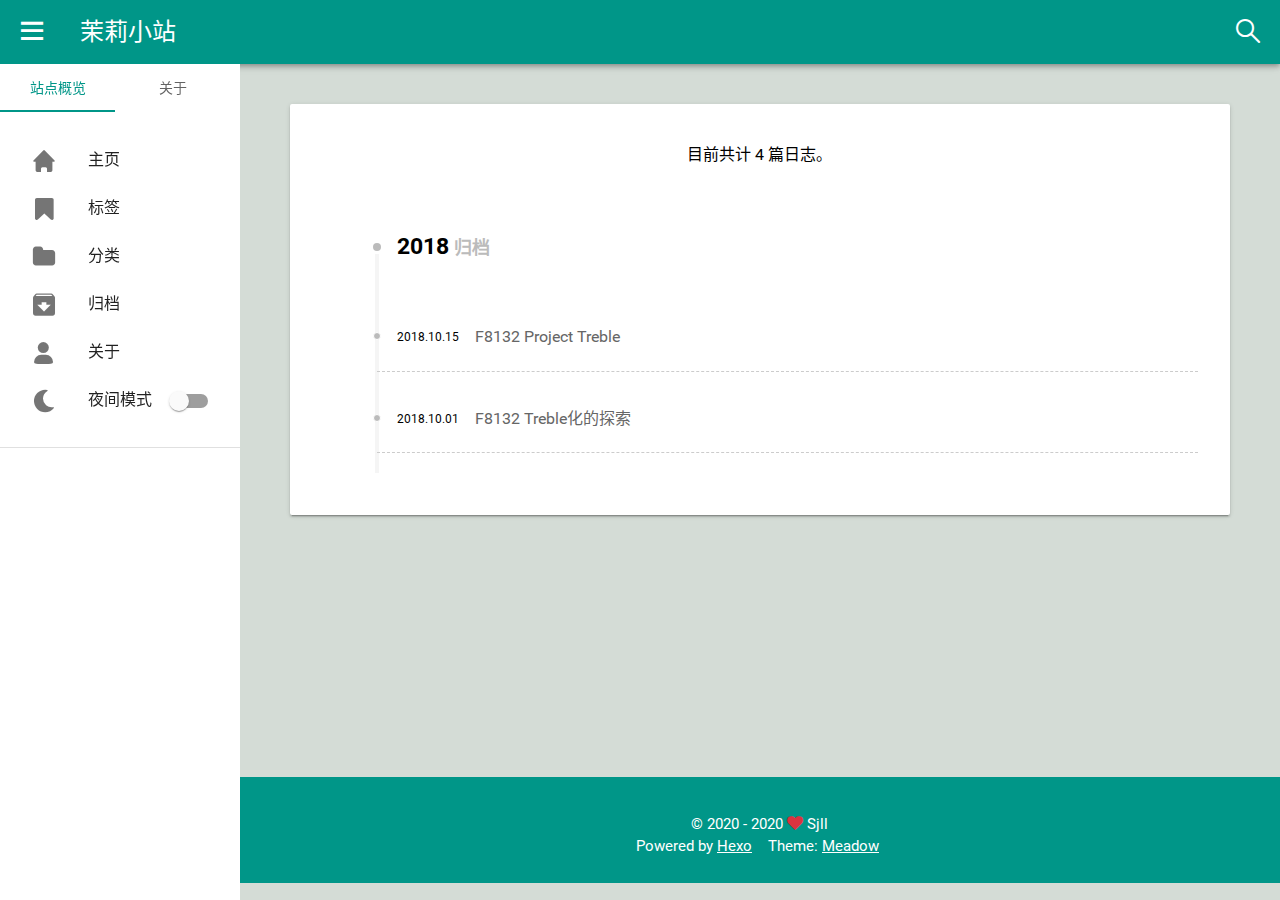
<file: archives/2018/10/index.html>
<!DOCTYPE html>
<html lang="zh-CN">
<head>
    <meta charset="UTF-8">
    <meta http-equiv="Cache-Control" content="no-siteapp">
    <meta name="viewport" content="width=device-width,initial-scale=1,maximum-scale=1,user-scalable=no">
    
    <meta name="renderer" content="webkit"/>
    <meta name="force-rendering" content="webkit"/>
    <meta http-equiv="X-UA-Compatible" content="IE=edge,chrome=1"/>
    <script>if (/*@cc_on!@*/false || (!!window.MSInputMethodContext && !!document.documentMode)) window.location.href="https://support.dmeng.net/upgrade-your-browser.html?referrer="+encodeURIComponent(window.location.href); </script>
    
    
        <link rel="preload" crossorigin="crossorigin" href="/fonts/roboto/Roboto-Regular.woff2" as="font">
        <link rel="preload" crossorigin="crossorigin" href="/fonts/roboto/Roboto-Bold.woff2" as="font">
    
    
    
        <link rel="shortcut icon" href="/icons/favicon.ico">
    

    
    
        
<link rel="stylesheet" href="/css/mdui.min.v1.0.0.css">

    
    
<link rel="stylesheet" href="/css/main.css">
<link rel="stylesheet" href="/css/iconfont.css">


    
    

    
        <script data-ad-client="ca-" async src="https://pagead2.googlesyndication.com/pagead/js/adsbygoogle.js"></script>
    












          


    
    
    <title>
          
            茉莉小站
        
    </title>
    
    
<meta name="generator" content="Hexo 5.2.0"></head>
<body class="mdui-drawer-body-left mdui-appbar-with-toolbar mdui-theme-primary-teal mdui-theme-accent-blue">
  
  <header class="mdui-appbar mdui-appbar-fixed">
  <div id="toolbar" class="mdui-toolbar mdui-color-theme">
    <button class="mdui-btn mdui-btn-icon" mdui-drawer="{target: '#sidebar', swipe: true}"><i class="iconfont icon-menu"></i></button>
    <a href="/" class="mdui-typo-headline">茉莉小站</a>
    <a href="/" class="header-subtitle mdui-typo-headline"></a>
    <div class="mdui-toolbar-spacer"></div>
    <button class="mdui-btn mdui-btn-icon" mdui-dialog="{target: '#search'}" mdui-tooltip="{content: 'search'}"><i class="iconfont icon-search"></i></button>
  </div>
</header>

<div class="mdui-dialog" id="search">
  
    <div class="search-form">
      <input type="search" class="search-form-input" placeholder="请输入关键字" onfocus="listenSearchFunc()">
    </div>
    <div class="search-result" data-resource="/search.xml"></div>
  
</div>

  <aside id="sidebar" class="mdui-drawer">
    <div class="mdui-tab" mdui-tab>
        <a href="#sidebar-tab1" id="sidebartab" class="mdui-ripple mdui-tab-active">站点概览</a>
        <a href="#sidebar-tab2" id="sidebartab" class="mdui-ripple">关于</a>
    </div>

    
    <div id="sidebar-tab1" class="mdui-p-a-2">
        <div class="mdui-list">
            
                
                <a href="/" class="mdui-list-item mdui-ripple">
                    <div class="mdui-list-item-icon">
                        <i class="iconfont icon-home"></i>
                    </div>
                    <div class="mdui-list-item-content">主页</div>
                </a>
            
                
                <a href="/tags/" class="mdui-list-item mdui-ripple">
                    <div class="mdui-list-item-icon">
                        <i class="iconfont icon-bookmark"></i>
                    </div>
                    <div class="mdui-list-item-content">标签</div>
                </a>
            
                
                <a href="/categories/" class="mdui-list-item mdui-ripple">
                    <div class="mdui-list-item-icon">
                        <i class="iconfont icon-folder"></i>
                    </div>
                    <div class="mdui-list-item-content">分类</div>
                </a>
            
                
                <a href="/archives/" class="mdui-list-item mdui-ripple">
                    <div class="mdui-list-item-icon">
                        <i class="iconfont icon-archive"></i>
                    </div>
                    <div class="mdui-list-item-content">归档</div>
                </a>
            
                
                <a href="/about/" class="mdui-list-item mdui-ripple">
                    <div class="mdui-list-item-icon">
                        <i class="iconfont icon-user"></i>
                    </div>
                    <div class="mdui-list-item-content">关于</div>
                </a>
            
            <div class="mdui-list-item mdui-ripple">
                <div class="mdui-list-item-icon">
                    <i class="iconfont icon-moon"></i>
                </div>
                <div class="mdui-list-item-content">夜间模式</div>
                <label class="mdui-switch" id="darkmode">
                  <input type="checkbox" id="nightmode_switch"/>
                  <i class="mdui-switch-icon"></i>
                </label>
            </div>           
        </div>
    </div>

    
    <div id="sidebar-tab2" class="mdui-p-a-2">
        <div class="sidebar-overview">
            <div class="sidebar-avatar">
                
                    <img src="/icons/main.png"/>
                
            </div>
            <div class="sidebar-author-name">Sjll</div>
            <div class="sidebar-description"></div>
        </div>
        <div class="sidebar-links">
            
                
                <div class="mdui-chip">
                    <span class="mdui-chip-icon"><i class="iconfont icon-mail"></i></span>
                    <a href="mailto:2012ji123@gmail.com" class="mdui-chip-title">E-Mail</a>
                </div>
            
                
                <div class="mdui-chip">
                    <span class="mdui-chip-icon"><i class="iconfont icon-github"></i></span>
                    <a target="_blank" rel="noopener" href="https://github.com/sjllls" class="mdui-chip-title">GitHub</a>
                </div>
            
        </div>
        <ul class="mdui-list" mdui-collapse="{accordion: true}">
            <li class="mdui-collapse-item">
                <div class="mdui-collapse-item-header mdui-list-item mdui-ripple">
                    <div class="mdui-list-item-icon">
                        <i class="iconfont icon-link"></i>
                    </div>
                    <div class="mdui-list-item-content">友情链接</div>
                    <div class="mdui-collapse-item-arrow">
                        <i class="mdui-list-item-icon iconfont icon-angle-down"></i>
                    </div>
                </div>
                <ul id="linksList" class="mdui-collapse-item-body mdui-list mdui-list-dense">
                    
                        <a target="_blank" rel="noopener" href="https://garybear.cn/hexo-theme-meadow/" class="mdui-list-item mdui-ripple">
                            Meadow说明文档
                        </a>
                    
                </ul>
            </li>
        </ul>
    </div>

    <div class="mdui-divider"></div>
    
    
</aside>

  
  <main id="main-contain" class="mdui-container mdui-m-t-5">
    

<div class="mdui-card mdui-p-a-4 mdui-m-b-5">
    <div class="page-describe">
        目前共计 4 篇日志。
    </div>
    <div class="posts-collapse">
        
            
            
                <div class="collection-title">
                    <a href="/archives/2018"><h2>2018<small>归档</small></h2></a>
                </div>
                
            

            <div class="collection-item">
                <h3><a href="/2018/10/15/2018/10/15/F8132%20Project%20Treble/">F8132 Project Treble</a></h3>
                <time itemprop="dateCreated" datetime=2018-10-15 >
                    2018.10.15
                </time>
            </div>
        
            
            

            <div class="collection-item">
                <h3><a href="/2018/10/01/2018/10/01/Beta-F8132%20Project%20Treble/">F8132 Treble化的探索</a></h3>
                <time itemprop="dateCreated" datetime=2018-10-01 >
                    2018.10.01
                </time>
            </div>
        
    </div>
</div>


  </main>
  <footer id="footer" class="mdui-text-center mdui-m-t-5 mdui-p-b-2 mdui-p-t-4 mdui-color-theme">
  <div class="mdui-container">
    <div class="mdui-row">
      
        <a href="https://beian.miit.gov.cn" rel="noopener" target="_blank"></a>
      
      <span>
        &copy; 2020 - 2020 
        
          <span style="color:#d9333f" class="iconfont icon-heart"></span>
        
        Sjll
      </span>
    </div>
    <div class="mdui-row">
      
        <div class="mdui-col-xs-6 mdui-text-right">
          <span>Powered by <a href="https://hexo.io/" rel="noopener" target="_blank">Hexo</a></span>
        </div>
        <div class="mdui-col-xs-6 mdui-text-left">
          <span>Theme: <a href="https://github.com/kb1000fx/Meadow" rel="noopener" target="_blank">Meadow</a></span>
        </div>
      
    </div>
    <div class="mdui-row">
      
        <div class="mdui-col-xs-6 mdui-text-right">
          <span id="busuanzi_container_site_uv" style="display: none;"> <span class="iconfont icon-user"></span>总访客量 <span id="busuanzi_value_site_uv"></span></span>
        </div>
        <div class="mdui-col-xs-6 mdui-text-left">
          <span id="busuanzi_container_site_pv" style="display: none;"> <span class="iconfont icon-eye"></span>总访问量 <span id="busuanzi_value_site_pv"></span></span>
        </div>
      
    </div>
 </div>
</footer>
  
  <button id="gotop" class="mdui-fab mdui-fab-fixed mdui-fab-hide mdui-ripple mdui-color-teal" style="z-index:100;"><i class="iconfont icon-arrowup"></i></button>
  
  

    <script async src="https://busuanzi.ibruce.info/busuanzi/2.3/busuanzi.pure.mini.js"></script>







    
<script src="/js/mdui.min.v1.0.0.js"></script>




<script src="/js/meadow.js"></script>

</body>
</html >
</file>
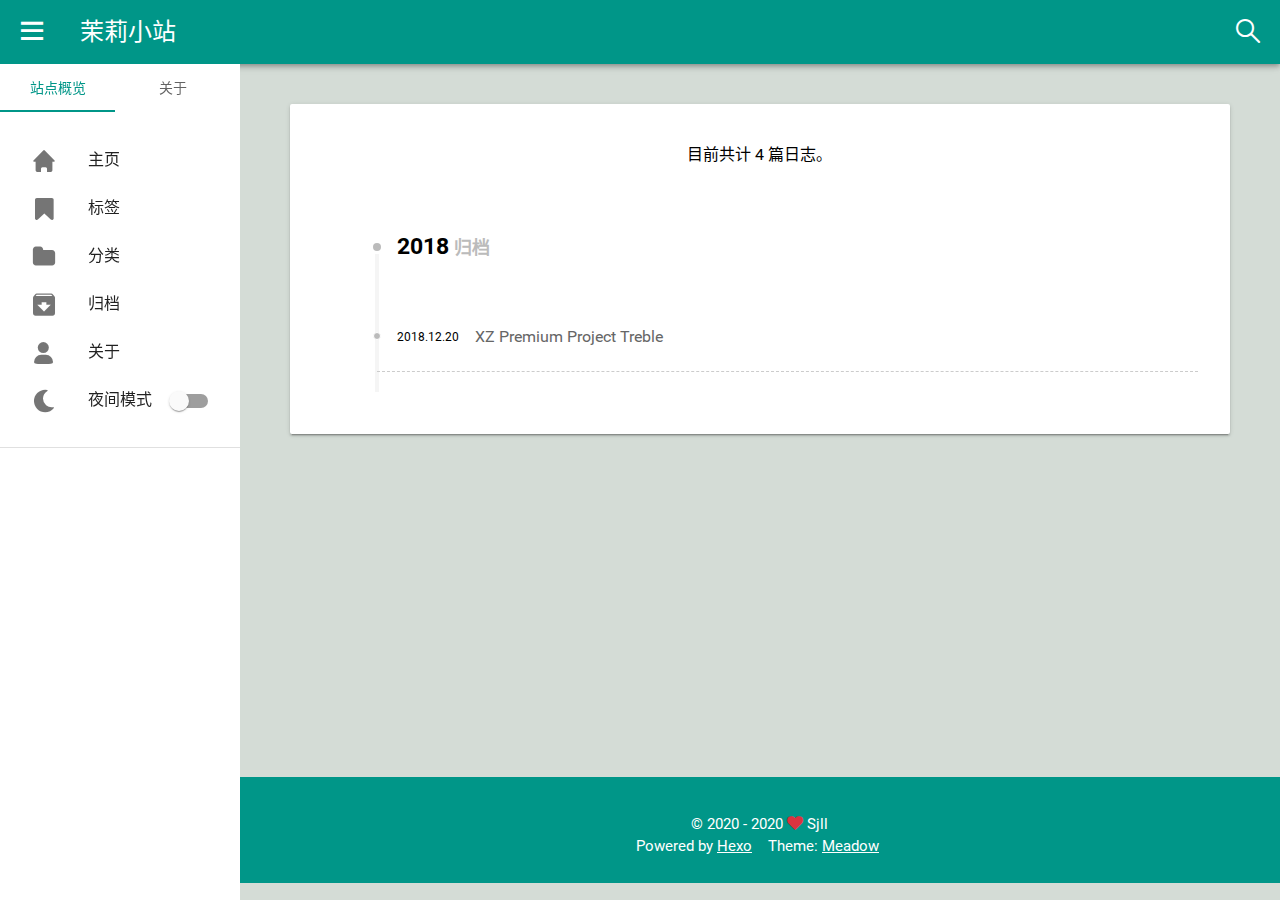
<file: archives/2018/12/index.html>
<!DOCTYPE html>
<html lang="zh-CN">
<head>
    <meta charset="UTF-8">
    <meta http-equiv="Cache-Control" content="no-siteapp">
    <meta name="viewport" content="width=device-width,initial-scale=1,maximum-scale=1,user-scalable=no">
    
    <meta name="renderer" content="webkit"/>
    <meta name="force-rendering" content="webkit"/>
    <meta http-equiv="X-UA-Compatible" content="IE=edge,chrome=1"/>
    <script>if (/*@cc_on!@*/false || (!!window.MSInputMethodContext && !!document.documentMode)) window.location.href="https://support.dmeng.net/upgrade-your-browser.html?referrer="+encodeURIComponent(window.location.href); </script>
    
    
        <link rel="preload" crossorigin="crossorigin" href="/fonts/roboto/Roboto-Regular.woff2" as="font">
        <link rel="preload" crossorigin="crossorigin" href="/fonts/roboto/Roboto-Bold.woff2" as="font">
    
    
    
        <link rel="shortcut icon" href="/icons/favicon.ico">
    

    
    
        
<link rel="stylesheet" href="/css/mdui.min.v1.0.0.css">

    
    
<link rel="stylesheet" href="/css/main.css">
<link rel="stylesheet" href="/css/iconfont.css">


    
    

    
        <script data-ad-client="ca-" async src="https://pagead2.googlesyndication.com/pagead/js/adsbygoogle.js"></script>
    












          


    
    
    <title>
          
            茉莉小站
        
    </title>
    
    
<meta name="generator" content="Hexo 5.2.0"></head>
<body class="mdui-drawer-body-left mdui-appbar-with-toolbar mdui-theme-primary-teal mdui-theme-accent-blue">
  
  <header class="mdui-appbar mdui-appbar-fixed">
  <div id="toolbar" class="mdui-toolbar mdui-color-theme">
    <button class="mdui-btn mdui-btn-icon" mdui-drawer="{target: '#sidebar', swipe: true}"><i class="iconfont icon-menu"></i></button>
    <a href="/" class="mdui-typo-headline">茉莉小站</a>
    <a href="/" class="header-subtitle mdui-typo-headline"></a>
    <div class="mdui-toolbar-spacer"></div>
    <button class="mdui-btn mdui-btn-icon" mdui-dialog="{target: '#search'}" mdui-tooltip="{content: 'search'}"><i class="iconfont icon-search"></i></button>
  </div>
</header>

<div class="mdui-dialog" id="search">
  
    <div class="search-form">
      <input type="search" class="search-form-input" placeholder="请输入关键字" onfocus="listenSearchFunc()">
    </div>
    <div class="search-result" data-resource="/search.xml"></div>
  
</div>

  <aside id="sidebar" class="mdui-drawer">
    <div class="mdui-tab" mdui-tab>
        <a href="#sidebar-tab1" id="sidebartab" class="mdui-ripple mdui-tab-active">站点概览</a>
        <a href="#sidebar-tab2" id="sidebartab" class="mdui-ripple">关于</a>
    </div>

    
    <div id="sidebar-tab1" class="mdui-p-a-2">
        <div class="mdui-list">
            
                
                <a href="/" class="mdui-list-item mdui-ripple">
                    <div class="mdui-list-item-icon">
                        <i class="iconfont icon-home"></i>
                    </div>
                    <div class="mdui-list-item-content">主页</div>
                </a>
            
                
                <a href="/tags/" class="mdui-list-item mdui-ripple">
                    <div class="mdui-list-item-icon">
                        <i class="iconfont icon-bookmark"></i>
                    </div>
                    <div class="mdui-list-item-content">标签</div>
                </a>
            
                
                <a href="/categories/" class="mdui-list-item mdui-ripple">
                    <div class="mdui-list-item-icon">
                        <i class="iconfont icon-folder"></i>
                    </div>
                    <div class="mdui-list-item-content">分类</div>
                </a>
            
                
                <a href="/archives/" class="mdui-list-item mdui-ripple">
                    <div class="mdui-list-item-icon">
                        <i class="iconfont icon-archive"></i>
                    </div>
                    <div class="mdui-list-item-content">归档</div>
                </a>
            
                
                <a href="/about/" class="mdui-list-item mdui-ripple">
                    <div class="mdui-list-item-icon">
                        <i class="iconfont icon-user"></i>
                    </div>
                    <div class="mdui-list-item-content">关于</div>
                </a>
            
            <div class="mdui-list-item mdui-ripple">
                <div class="mdui-list-item-icon">
                    <i class="iconfont icon-moon"></i>
                </div>
                <div class="mdui-list-item-content">夜间模式</div>
                <label class="mdui-switch" id="darkmode">
                  <input type="checkbox" id="nightmode_switch"/>
                  <i class="mdui-switch-icon"></i>
                </label>
            </div>           
        </div>
    </div>

    
    <div id="sidebar-tab2" class="mdui-p-a-2">
        <div class="sidebar-overview">
            <div class="sidebar-avatar">
                
                    <img src="/icons/main.png"/>
                
            </div>
            <div class="sidebar-author-name">Sjll</div>
            <div class="sidebar-description"></div>
        </div>
        <div class="sidebar-links">
            
                
                <div class="mdui-chip">
                    <span class="mdui-chip-icon"><i class="iconfont icon-mail"></i></span>
                    <a href="mailto:2012ji123@gmail.com" class="mdui-chip-title">E-Mail</a>
                </div>
            
                
                <div class="mdui-chip">
                    <span class="mdui-chip-icon"><i class="iconfont icon-github"></i></span>
                    <a target="_blank" rel="noopener" href="https://github.com/sjllls" class="mdui-chip-title">GitHub</a>
                </div>
            
        </div>
        <ul class="mdui-list" mdui-collapse="{accordion: true}">
            <li class="mdui-collapse-item">
                <div class="mdui-collapse-item-header mdui-list-item mdui-ripple">
                    <div class="mdui-list-item-icon">
                        <i class="iconfont icon-link"></i>
                    </div>
                    <div class="mdui-list-item-content">友情链接</div>
                    <div class="mdui-collapse-item-arrow">
                        <i class="mdui-list-item-icon iconfont icon-angle-down"></i>
                    </div>
                </div>
                <ul id="linksList" class="mdui-collapse-item-body mdui-list mdui-list-dense">
                    
                        <a target="_blank" rel="noopener" href="https://garybear.cn/hexo-theme-meadow/" class="mdui-list-item mdui-ripple">
                            Meadow说明文档
                        </a>
                    
                </ul>
            </li>
        </ul>
    </div>

    <div class="mdui-divider"></div>
    
    
</aside>

  
  <main id="main-contain" class="mdui-container mdui-m-t-5">
    

<div class="mdui-card mdui-p-a-4 mdui-m-b-5">
    <div class="page-describe">
        目前共计 4 篇日志。
    </div>
    <div class="posts-collapse">
        
            
            
                <div class="collection-title">
                    <a href="/archives/2018"><h2>2018<small>归档</small></h2></a>
                </div>
                
            

            <div class="collection-item">
                <h3><a href="/2018/12/20/2018/12/20/XZ%20Premium%20Project%20Treble/">XZ Premium Project Treble</a></h3>
                <time itemprop="dateCreated" datetime=2018-12-20 >
                    2018.12.20
                </time>
            </div>
        
    </div>
</div>


  </main>
  <footer id="footer" class="mdui-text-center mdui-m-t-5 mdui-p-b-2 mdui-p-t-4 mdui-color-theme">
  <div class="mdui-container">
    <div class="mdui-row">
      
        <a href="https://beian.miit.gov.cn" rel="noopener" target="_blank"></a>
      
      <span>
        &copy; 2020 - 2020 
        
          <span style="color:#d9333f" class="iconfont icon-heart"></span>
        
        Sjll
      </span>
    </div>
    <div class="mdui-row">
      
        <div class="mdui-col-xs-6 mdui-text-right">
          <span>Powered by <a href="https://hexo.io/" rel="noopener" target="_blank">Hexo</a></span>
        </div>
        <div class="mdui-col-xs-6 mdui-text-left">
          <span>Theme: <a href="https://github.com/kb1000fx/Meadow" rel="noopener" target="_blank">Meadow</a></span>
        </div>
      
    </div>
    <div class="mdui-row">
      
        <div class="mdui-col-xs-6 mdui-text-right">
          <span id="busuanzi_container_site_uv" style="display: none;"> <span class="iconfont icon-user"></span>总访客量 <span id="busuanzi_value_site_uv"></span></span>
        </div>
        <div class="mdui-col-xs-6 mdui-text-left">
          <span id="busuanzi_container_site_pv" style="display: none;"> <span class="iconfont icon-eye"></span>总访问量 <span id="busuanzi_value_site_pv"></span></span>
        </div>
      
    </div>
 </div>
</footer>
  
  <button id="gotop" class="mdui-fab mdui-fab-fixed mdui-fab-hide mdui-ripple mdui-color-teal" style="z-index:100;"><i class="iconfont icon-arrowup"></i></button>
  
  

    <script async src="https://busuanzi.ibruce.info/busuanzi/2.3/busuanzi.pure.mini.js"></script>







    
<script src="/js/mdui.min.v1.0.0.js"></script>




<script src="/js/meadow.js"></script>

</body>
</html >
</file>
<file: css/main.css>
/*Color Var 颜色变量*/
/*Background Color 背景颜色*/
body {
  background: #d4dcd6;
}
.mdui-card {
  background: #fff;
}
h1 {
  font-size: 1.75em !important;
}
h2 {
  font-size: 1.5em !important;
}
/*表格边框*/
table {
  border-collapse: collapse;
}
tr td,
th {
  border: 1px solid #444;
}
/*Dark Mode*/
.mdui-theme-layout-dark #footer {
  background: #212121;
}
/* 页脚位置响应 */
html {
  height: 100%;
}
main {
  min-height: calc(100% - 2 * 40px - 75px - 1.5 * 32px);
}
@media screen and (min-width: 1024px) {
  body {
    height: calc(100% - 64px);
  }
}
@media screen and (min-width: 600px) and (max-width: 1023px) {
  body {
    height: calc(100% - 64px);
  }
}
@media screen and (max-width: 599px) {
  body {
    height: calc(100% - 56px);
  }
}
/* Paginator Style 底部导航栏*/
.pagination {
  display: inline-block;
  padding: 0;
  margin: 0;
}
.pagination a,
.pagination span {
  transition: background-color 0.3s;
  padding: 8px 16px;
  text-decoration: none;
  border-radius: 5px;
}
.pagination a:visited,
.pagination span:visited,
.pagination a:link,
.pagination span:link {
  color: unset;
}
.pagination .current {
  background-color: #4caf50;
  color: #fff;
}
.pagination a:hover:not(.current) {
  background-color: #fff;
}
/* 按钮图标尺寸 */
.mdui-fab .iconfont {
  font-size: 24px;
}
.mdui-btn-icon .iconfont {
  font-size: 24px;
}
/*横向滚动条*/
.math-fluid {
  overflow-x: auto;
}
.mermaid {
  overflow-x: auto;
}
pre,
.highlight {
  background: #2d2d2d;
  margin: 0 -20px;
  padding: 15px 20px;
  border-style: solid;
  border-color: color-border;
  border-width: 1px 0;
  overflow: auto;
  color: #ccc;
  line-height: 22.400000000000002px;
}
.highlight .gutter pre,
.gist .gist-file .gist-data .line-numbers {
  color: #666;
  font-size: 0.85em;
}
pre,
code {
  font-family: "Source Code Pro", Consolas, Monaco, Menlo, Consolas, monospace;
}
code {
  background: color-background;
  text-shadow: 0 1px #fff;
  padding: 0 0.3em;
}
pre code {
  background: none;
  text-shadow: none;
  padding: 0;
}
.highlight pre {
  border: none;
  margin: 0;
  padding: 0;
}
.highlight table {
  margin: 0;
  width: auto;
}
.highlight td {
  border: none;
  padding: 0;
}
.highlight figcaption {
  font-size: 0.85em;
  color: #999;
  line-height: 1em;
  margin-bottom: 1em;
}
.highlight figcaption a {
  float: right;
}
.highlight .gutter pre {
  text-align: right;
  padding-right: 20px;
}
.highlight .line {
  height: 22.400000000000002px;
}
.highlight .line.marked {
  background: #515151;
}
.gist {
  margin: 0 -20px;
  border-style: solid;
  border-color: color-border;
  border-width: 1px 0;
  background: #2d2d2d;
  padding: 15px 20px 15px 0;
}
.gist .gist-file {
  border: none;
  font-family: "Source Code Pro", Consolas, Monaco, Menlo, Consolas, monospace;
  margin: 0;
}
.gist .gist-file .gist-data {
  background: none;
  border: none;
}
.gist .gist-file .gist-data .line-numbers {
  background: none;
  border: none;
  padding: 0 20px 0 0;
}
.gist .gist-file .gist-data .line-data {
  padding: 0 !important;
}
.gist .gist-file .highlight {
  margin: 0;
  padding: 0;
  border: none;
}
.gist .gist-file .gist-meta {
  background: #2d2d2d;
  color: #999;
  font: 0.85em font-sans;
  text-shadow: 0 0;
  padding: 0;
  margin-top: 1em;
  margin-left: 20px;
}
.gist .gist-file .gist-meta a {
  color: color-link;
  font-weight: normal;
}
.gist .gist-file .gist-meta a:hover {
  text-decoration: underline;
}
pre .comment,
pre .title {
  color: #999;
}
pre .variable,
pre .attribute,
pre .tag,
pre .regexp,
pre .ruby .constant,
pre .xml .tag .title,
pre .xml .pi,
pre .xml .doctype,
pre .html .doctype,
pre .css .id,
pre .css .class,
pre .css .pseudo {
  color: #f2777a;
}
pre .number,
pre .preprocessor,
pre .built_in,
pre .literal,
pre .params,
pre .constant {
  color: #f99157;
}
pre .class,
pre .ruby .class .title,
pre .css .rules .attribute {
  color: #9c9;
}
pre .string,
pre .value,
pre .inheritance,
pre .header,
pre .ruby .symbol,
pre .xml .cdata {
  color: #9c9;
}
pre .css .hexcolor {
  color: #6cc;
}
pre .function,
pre .python .decorator,
pre .python .title,
pre .ruby .function .title,
pre .ruby .title .keyword,
pre .perl .sub,
pre .javascript .title,
pre .coffeescript .title {
  color: #69c;
}
pre .keyword,
pre .javascript .function {
  color: #c9c;
}
figure,
.highlight {
  text-align: unset !important;
}
.post-readmore {
  border: 2px solid #4caf50;
}
.post-readmore:hover {
  background-color: #4caf50;
  color: #fff;
}
.post-header {
  text-align: center;
  position: relative;
  padding: 40px 16px 0px 32px;
}
.mdui-card-media-covered .post-header {
  padding: 24px;
}
.post-header .post-header-title {
  text-decoration: none;
  display: block;
  font-size: 28px;
  line-height: 42px;
  opacity: 0.87;
}
.post-header .post-header-title:visited,
.post-header .post-header-title:link {
  color: unset;
}
.post-header .post-header-meta {
  display: block;
  font-size: 14px;
  line-height: 24px;
  opacity: 0.54;
}
.post-header .post-header-meta>span+span::before {
  content: "|";
  margin: 0 0.5em;
}
.post-header .post-header-meta>span>i {
  margin: 0 0.5em 0 0;
}
.post-header .post-header-meta a:visited,
.post-header .post-header-meta a:link {
  color: unset;
}
.post-tags {
  display: inline-flex;
  position: relative;
  left: 0px;
  height: 0;
  font-weight: bold;
  color: #fff;
  border: 15px solid #6cf;
  border-right-color: transparent;
  box-shadow: 0 5px 5px -5px #000;
  margin: 5px 0 5px 0;
}
.post-tags>i {
  align-self: center;
  margin: 0 10px 0 0;
}
.post-tags>i>a {
  text-decoration: none;
}
.post-tags>i>a:visited,
.post-tags>i>a:link {
  color: unset;
}
.post-nav-item {
  padding: 10px 0 0 0;
  width: 45%;
  position: relative;
  display: block;
  line-height: 25px;
  font-size: 14px;
  color: #555;
  border-bottom: none;
  text-decoration: none;
}
.post-nav-item:hover {
  color: #222;
  border-bottom: none;
}
.post-nav-item:active {
  top: 2px;
}
.post-nav-item.mdui-float-left {
  text-align: left;
  padding-left: 5px;
}
.post-nav-item.mdui-float-right {
  text-align: right;
  padding-right: 5px;
}
.post-nav-item.mdui-float-right .fa {
  font-size: 12px;
  margin-right: 5px;
}
.post-nav-item.mdui-float-left .fa {
  font-size: 12px;
  margin-left: 5px;
}
.toc-button {
  position: fixed;
  right: 24px;
  top: 60%;
  height: 100%;
}
.toc-button #toc {
  top: -45% !important;
  max-height: 80%;
}
#toc-header {
  display: block;
  height: unset;
  text-align: center;
  font-size: 24px;
  line-height: 36px;
  opacity: 0.87;
}
.toc {
  padding: 0 20px;
  margin: 10px 0;
  text-align: left;
  list-style: none;
  font-size: 14px;
}
.toc a {
  transition-duration: 0.2s;
  transition-timing-function: ease-in-out;
  transition-delay: 0s;
  transition-property: all;
  color: #666;
  border-bottom-color: #ccc;
}
.toc a:visited,
.toc a:link {
  color: unset;
}
.toc a:hover {
  color: #000;
  border-bottom-color: #000;
}
.toc .toc-item {
  overflow: hidden;
  text-overflow: ellipsis;
  line-height: 1.8;
  opacity: 0.87;
}
.toc .toc-item.toc-level-1 {
  opacity: 0.95;
}
.toc ol {
  margin: 0;
  padding: 0 2px 5px 10px;
  text-align: left;
  list-style: none;
  font-size: 14px;
}
.toc ol > ol {
  padding-left: 0;
}
#achieve-abstract {
  padding-bottom: 24px;
  padding-top: 0px;
}
.tag-line-space {
  padding: 15px;
}
#article .mdui-card-content {
  font-size: 16px;
}
.mdui-card-content .post-abstract {
  margin: 0 0 20px 0;
  font-size: 16px;
}
.posts-collapse {
  position: relative;
  z-index: 100;
  margin-left: 55px;
}
.posts-collapse::after {
  content: " ";
  position: absolute;
  top: 20px;
  left: 0;
  margin-left: -2px;
  width: 4px;
  height: 100%;
  background: #f5f5f5;
  z-index: -1;
}
.posts-collapse .collection-title {
  position: relative;
  margin: 60px 0;
}
.posts-collapse .collection-title::before {
  content: " ";
  position: absolute;
  left: 0;
  top: 50%;
  margin-left: -4px;
  margin-top: -4px;
  width: 8px;
  height: 8px;
  background: #bbb;
  border-radius: 50%;
}
.posts-collapse .collection-title h1,
.posts-collapse .collection-title h2 {
  margin-left: 20px;
}
.posts-collapse .collection-title small {
  color: #bbb;
  margin-left: 5px;
}
.posts-collapse .collection-title>a {
  text-decoration: none;
}
.posts-collapse .collection-title>a:visited,
.posts-collapse .collection-title>a:link {
  color: unset;
}
.posts-collapse .collection-item {
  margin: 30px 0;
  position: relative;
  transition-duration: 0.2s;
  transition-timing-function: ease-in-out;
  transition-delay: 0s;
  transition-property: border;
  border-bottom: 1px dashed #ccc;
}
.posts-collapse .collection-item::before {
  content: " ";
  position: absolute;
  left: 0;
  top: 12px;
  width: 6px;
  height: 6px;
  margin-left: -4px;
  background: #bbb;
  border-radius: 50%;
  border: 1px solid #fff;
  transition-duration: 0.2s;
  transition-timing-function: ease-in-out;
  transition-delay: 0s;
  transition-property: background;
}
.posts-collapse .collection-item:hover {
  border-bottom-color: #666;
}
.posts-collapse .collection-item:hover::before {
  background: #222;
}
.posts-collapse .collection-item h3 {
  padding: 8px;
  margin-left: 90px;
  font-size: 16px;
  font-weight: normal;
  line-height: inherit;
}
.posts-collapse .collection-item h3::after {
  margin-left: 3px;
  opacity: 0.6;
}
.posts-collapse .collection-item h3 a {
  color: #666;
  border-bottom: none;
  text-decoration: none;
}
.posts-collapse .collection-item time {
  position: absolute;
  font-size: 12px;
  left: 20px;
  top: 11px;
}
@media (max-width: 767px) {
  .posts-collapse {
    margin: 0 20px;
  }
}
.tags-contain {
  margin: 20px 60px;
  padding: 0;
}
.tags-contain .tags-chip {
  margin: 10px 10px;
}
.tags-contain .tags-chip>a {
  text-decoration: none;
}
.tags-contain .tags-chip>a:visited,
.tags-contain .tags-chip>a:link {
  color: unset;
}
.page-describe {
  text-align: center;
  padding: 10px;
  font-size: 16px;
}
.category-list {
  margin: 20px 60px;
  padding: 0;
  list-style: none;
}
.category-list .category-list-item {
  margin: 5px 10px;
}
.category-list .category-list-item .category-list-link {
  font-size: 16px;
  line-height: 32px;
}
.category-list .category-list-item .category-list-link:visited,
.category-list .category-list-item .category-list-link:link {
  color: unset;
}
.category-list .category-list-count {
  color: #bbb;
}
.category-list .category-list-count::before {
  display: inline;
  content: " (";
}
.category-list .category-list-count::after {
  display: inline;
  content: ") ";
}
.category-list .category-list-child {
  padding-left: 10px;
}
.header-subtitle {
  margin: 0;
  font-size: 18px;
}
.adsense-contain {
  margin: 10px;
}
#footer .mdui-row {
  margin: 5px 0;
}
#footer .mdui-row a:visited,
#footer .mdui-row a:link {
  color: unset;
}
#sidebar {
  background-color: #fff;
  overflow: hidden;
}
#sidebar #sidebartab {
  width: 48%;
  min-width: unset;
}
#sidebar::-webkit-scrollbar {
  display: none;
}
.mdui-theme-layout-dark #sidebar {
  background: #212121;
}
.sidebar-overview .sidebar-avatar {
  display: block;
  margin: 0 auto;
  max-width: 60%;
  height: auto;
}
.sidebar-overview .sidebar-avatar>img {
  width: auto;
  height: auto;
  max-width: 100%;
  max-height: 100%;
  border: 1px solid #eee;
}
.sidebar-overview .sidebar-author-name {
  margin: 0;
  text-align: center;
  color: #222;
  font-size: 16px;
  line-height: 32px;
  font-weight: 600;
}
.sidebar-overview .sidebar-description {
  white-space: normal;
  margin-top: 0;
  text-align: center;
  font-size: 14px;
  color: #999;
}
.sidebar-links {
  display: flex;
  flex-wrap: wrap;
  justify-content: center;
  margin-top: 20px;
}
.sidebar-links .mdui-chip {
  margin: 5px;
}
.sidebar-links .mdui-chip>a {
  padding-left: 6px;
  text-decoration: none;
}
.sidebar-links .mdui-chip>a:visited,
.sidebar-links .mdui-chip>a:link {
  color: unset;
}
.mdui-list-item-icon .iconfont {
  font-size: 24px;
}
.mdui-chip .mdui-chip-icon .iconfont {
  font-size: 22px;
}
#linksList {
  overflow-y: auto;
  max-height: calc(100vh - 414px);
}
#linksList::-webkit-scrollbar {
  display: none;
}
#search {
  min-height: 80%;
}
.search-form {
  width: 100%;
  height: 50px;
  background-color: #6cf;
}
.search-form-input {
  width: calc(100% - 32px);
  height: calc(100% - 16px);
  margin: 8px 16px;
  padding: 0 8px;
  border: none;
  outline: none;
  font-size: 15px;
  line-height: normal;
  border-radius: 2px;
  color: #fff;
  background: rgba(255,255,255,0.15);
  -webkit-appearance: none;
  -moz-appearance: none;
  appearance: none;
  -webkit-box-shadow: none;
  box-shadow: none;
  -webkit-transition: all 0.2s cubic-bezier(0.4, 0, 0.2, 1);
  -o-transition: all 0.2s cubic-bezier(0.4, 0, 0.2, 1);
  transition: all 0.2s cubic-bezier(0.4, 0, 0.2, 1);
}
.search-form-input:hover {
  background: rgba(255,255,255,0.3);
}
.search-form-input:focus {
  color: rgba(0,0,0,0.87);
  background: #fff;
}
.search-form-submit {
  display: none !important;
}
.search-result {
  width: 100%;
  height: calc(100% - 50px);
  overflow-y: scroll;
}
.search-result-list {
  width: 80%;
  padding: 16px 10%;
  word-break: break-all;
}
.search-result-list>li {
  list-style: none;
  margin-bottom: 24px;
  border-bottom: 1px solid rgba(0,0,0,0.12);
}
.search-result-list>li:last-child {
  border-bottom: none;
}
.mdui-theme-layout-dark .search-result-list>li {
  border-color: rgba(255,255,255,0.12);
}
.search-result-title {
  color: #6cf;
  text-decoration: none;
}
.search-result-title:hover,
.search-result-title:focus {
  border-bottom: 1px solid;
}
.search-result-content {
  font-size: 13px;
  color: #9e9e9e;
}
.search-result-keyword {
  font-style: normal;
  color: #fff;
  background: #6cf;
}
</file>
<file: css/iconfont.css>
@font-face {font-family: "iconfont";
  src: url('iconfont.eot?t=1598689421604'); /* IE9 */
  src: url('iconfont.eot?t=1598689421604#iefix') format('embedded-opentype'), /* IE6-IE8 */
  url('[data-uri]') format('woff2'),
  url('iconfont.woff?t=1598689421604') format('woff'),
  url('iconfont.ttf?t=1598689421604') format('truetype'), /* chrome, firefox, opera, Safari, Android, iOS 4.2+ */
  url('iconfont.svg?t=1598689421604#iconfont') format('svg'); /* iOS 4.1- */
}

.iconfont {
  font-family: "iconfont" !important;
  font-size: 16px;
  font-style: normal;
  -webkit-font-smoothing: antialiased;
  -moz-osx-font-smoothing: grayscale;
}

.icon-apple:before {
  content: "\e6bc";
}

.icon-playstation:before {
  content: "\e6df";
}

.icon-android:before {
  content: "\e616";
}

.icon-xbox:before {
  content: "\f26c";
}

.icon-battle-net:before {
  content: "\e602";
}

.icon-epicgames:before {
  content: "\eb8a";
}

.icon-ubisoft:before {
  content: "\ecf2";
}

.icon-quora:before {
  content: "\f218";
}

.icon-leetcode:before {
  content: "\ebf2";
}

.icon-netease:before {
  content: "\e68a";
}

.icon-rss:before {
  content: "\e778";
}

.icon-bilibili:before {
  content: "\e93e";
}

.icon-drop:before {
  content: "\e657";
}

.icon-article-line:before {
  content: "\e76c";
}

.icon-fish:before {
  content: "\efd7";
}

.icon-box:before {
  content: "\e604";
}

.icon-file:before {
  content: "\e80c";
}

.icon-blog:before {
  content: "\e891";
}

.icon-bin:before {
  content: "\e62f";
}

.icon-angle-down:before {
  content: "\e666";
}

.icon-tools:before {
  content: "\ed5f";
}

.icon-link:before {
  content: "\e601";
}

.icon-angle-left:before {
  content: "\e7a0";
}

.icon-angle-right:before {
  content: "\e7a1";
}

.icon-gallery:before {
  content: "\e6ff";
}

.icon-share:before {
  content: "\ec57";
}

.icon-menu:before {
  content: "\e615";
}

.icon-arrowup:before {
  content: "\e695";
}

.icon-list:before {
  content: "\e706";
}

.icon-search:before {
  content: "\e93d";
}

.icon-heartbeat:before {
  content: "\e7f1";
}

.icon-facebook:before {
  content: "\e600";
}

.icon-stack-overflow:before {
  content: "\ec1d";
}

.icon-qq:before {
  content: "\e60a";
}

.icon-twitter:before {
  content: "\e63d";
}

.icon-twitch:before {
  content: "\e870";
}

.icon-vk:before {
  content: "\e88c";
}

.icon-youtube:before {
  content: "\e8a7";
}

.icon-wechat:before {
  content: "\e758";
}

.icon-skype:before {
  content: "\e6fc";
}

.icon-paypal:before {
  content: "\e6ee";
}

.icon-telegram:before {
  content: "\e65f";
}

.icon-discord:before {
  content: "\e66f";
}

.icon-alipay:before {
  content: "\e70a";
}

.icon-Instagram:before {
  content: "\e60d";
}

.icon-zhihu:before {
  content: "\e765";
}

.icon-mail:before {
  content: "\e608";
}

.icon-dollar:before {
  content: "\e6c0";
}

.icon-bookmark:before {
  content: "\e658";
}

.icon-tag:before {
  content: "\e843";
}

.icon-weibo:before {
  content: "\e892";
}

.icon-home:before {
  content: "\e62a";
}

.icon-steam:before {
  content: "\f23b";
}

.icon-archive:before {
  content: "\e94a";
}

.icon-github:before {
  content: "\e732";
}

.icon-moon:before {
  content: "\e80e";
}

.icon-folder:before {
  content: "\e682";
}

.icon-heart:before {
  content: "\eb17";
}

.icon-calendar:before {
  content: "\e664";
}

.icon-calendar-check:before {
  content: "\e665";
}

.icon-eye:before {
  content: "\e61a";
}

.icon-user:before {
  content: "\e622";
}
</file>
